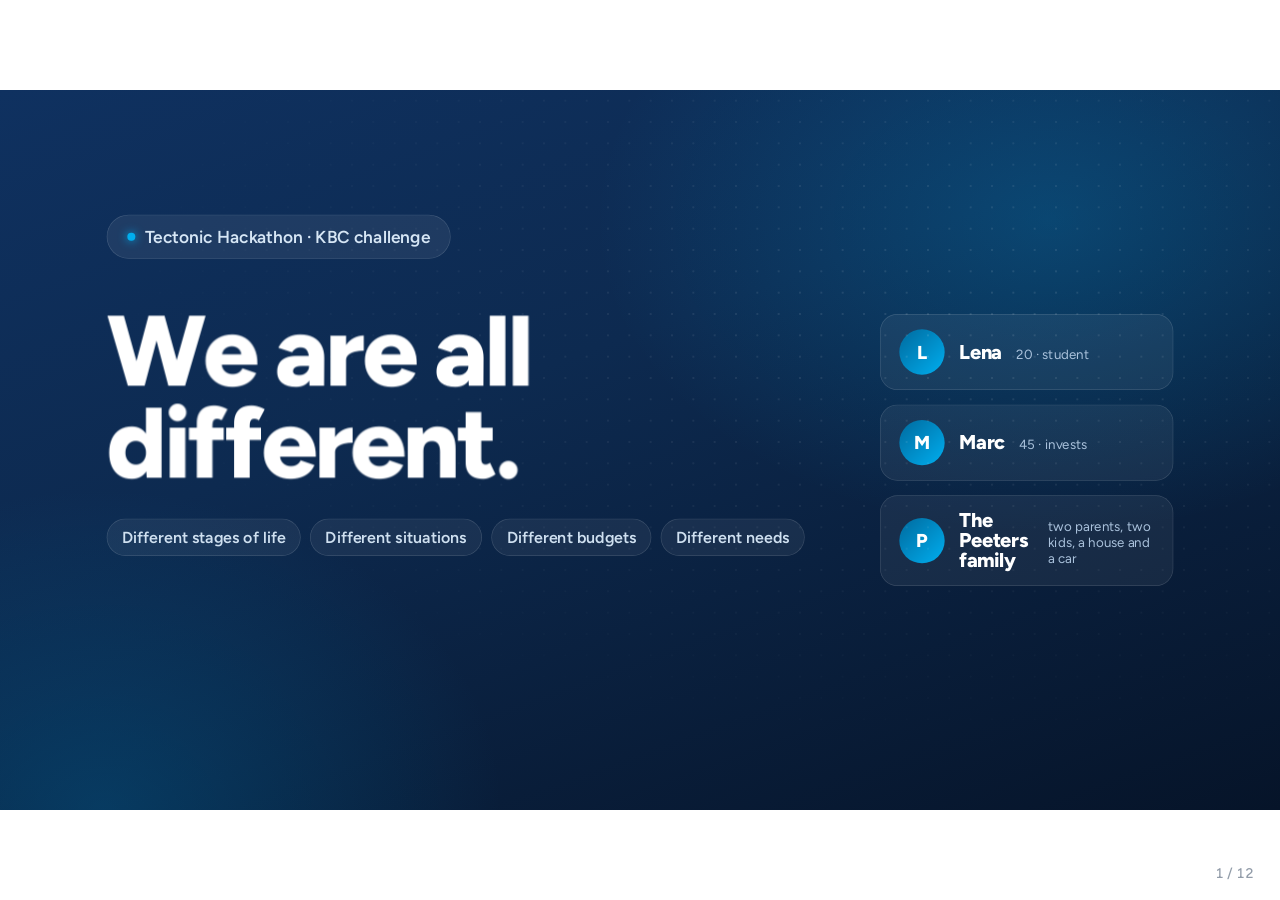
<file: presentation/index.html>
<!doctype html>
<html lang="en">
<head>
<meta charset="utf-8">
<meta name="viewport" content="width=device-width, initial-scale=1">
<title>KBC Adaptive Home · Pitch</title>
<link rel="preconnect" href="https://fonts.googleapis.com">
<link rel="preconnect" href="https://fonts.gstatic.com" crossorigin>
<link href="https://fonts.googleapis.com/css2?family=Figtree:wght@400;500;600;700;800&display=swap" rel="stylesheet">
<style>
/* =====================================================================
   DESIGN TOKENS — change these first when re-theming the deck
   ===================================================================== */
@property --hue { syntax: '<number>'; inherits: true; initial-value: 265; }
:root {
  --bg: #07060d;
  --ink: #f5f3ff;
  --muted: #a6a1c2;
  --line: rgba(255,255,255,.10);
  --panel: rgba(255,255,255,.05);
  --accent: hsl(var(--hue) 95% 68%);
  --accent-2: hsl(calc(var(--hue) + 70) 95% 65%);
  --grad: linear-gradient(100deg, var(--accent), var(--accent-2));
  --display: 'Space Grotesk', 'Segoe UI', system-ui, sans-serif;
  --body: 'Inter', 'Segoe UI', system-ui, sans-serif;
  --ease: cubic-bezier(.16,1,.3,1);        /* expo-out: fast start, silky landing */
  --ease-io: cubic-bezier(.65,0,.35,1);
  --hue: 265;
  transition: --hue 1.4s var(--ease);
}
* { box-sizing: border-box; margin: 0; }
html, body { height: 100%; background: var(--bg); color: var(--ink); overflow: hidden; }
body { font-family: var(--body); -webkit-font-smoothing: antialiased; }

/* =====================================================================
   STAGE — fixed 1920×1080 canvas scaled to fit any screen/projector
   ===================================================================== */
.stage {
  position: absolute; left: 50%; top: 50%; width: 1920px; height: 1080px;
  transform: translate(-50%, -50%) scale(var(--s, 1)); transform-origin: center;
  overflow: hidden;
}

/* Ambient background: drifting aurora blobs + grid, tinted by --hue */
.bg { position: absolute; inset: 0; overflow: hidden; pointer-events: none; }
.blob { position: absolute; width: 1100px; height: 1100px; border-radius: 50%; filter: blur(40px); opacity: .55; mix-blend-mode: screen; }
.blob.b1 { background: radial-gradient(circle, hsl(var(--hue) 90% 55% / .7), transparent 62%); left: -250px; top: -350px; animation: drift1 22s ease-in-out infinite alternate; }
.blob.b2 { background: radial-gradient(circle, hsl(calc(var(--hue) + 70) 90% 55% / .55), transparent 62%); right: -300px; bottom: -400px; animation: drift2 26s ease-in-out infinite alternate; }
.blob.b3 { background: radial-gradient(circle, hsl(calc(var(--hue) - 50) 90% 60% / .35), transparent 60%); left: 40%; top: 30%; width: 800px; height: 800px; animation: drift3 30s ease-in-out infinite alternate; }
@keyframes drift1 { to { transform: translate(380px, 260px) scale(1.15); } }
@keyframes drift2 { to { transform: translate(-420px, -200px) scale(1.2); } }
@keyframes drift3 { to { transform: translate(-500px, 180px) scale(.8); } }
.grid-lines {
  position: absolute; inset: -2px;
  background-image: linear-gradient(var(--line) 1px, transparent 1px), linear-gradient(90deg, var(--line) 1px, transparent 1px);
  background-size: 96px 96px;
  mask-image: radial-gradient(ellipse at center, #000 20%, transparent 75%);
  opacity: .5;
}
.grain { position: absolute; inset: 0; opacity: .07; background-image: url("data:image/svg+xml,%3Csvg xmlns='http://www.w3.org/2000/svg' width='160' height='160'%3E%3Cfilter id='n'%3E%3CfeTurbulence type='fractalNoise' baseFrequency='.9' numOctaves='3'/%3E%3C/filter%3E%3Crect width='100%25' height='100%25' filter='url(%23n)'/%3E%3C/svg%3E"); }

/* =====================================================================
   SLIDES + SLIDE TRANSITIONS  (data-transition="zoom|slide|rise|flip|fade")
   ===================================================================== */
.slide {
  position: absolute; inset: 0; padding: 120px 160px;
  display: flex; flex-direction: column; justify-content: center;
  opacity: 0; visibility: hidden; pointer-events: none;
  transform: var(--future); filter: blur(8px);
  transition: opacity .9s var(--ease), transform 1.1s var(--ease), filter .9s var(--ease), visibility 0s linear 1.1s;
  --past: scale(.92); --future: scale(1.08);
}
.slide.past { transform: var(--past); }
.slide.active { opacity: 1; visibility: visible; pointer-events: auto; transform: none; filter: none; transition-delay: 0s; }
.slide[data-transition="slide"] { --past: translateX(-25%); --future: translateX(25%); }
.slide[data-transition="rise"]  { --past: translateY(-18%); --future: translateY(18%); }
.slide[data-transition="flip"]  { --past: perspective(2400px) rotateY(55deg); --future: perspective(2400px) rotateY(-55deg); }
.slide[data-transition="fade"]  { --past: none; --future: none; filter: none; }
.slide.center { align-items: center; text-align: center; }

/* =====================================================================
   ELEMENT ENTRANCES
   data-anim="up|down|left|right|zoom|pop|blur|flip|fade"   data-delay="ms"
   data-stagger="ms" on a parent staggers its direct children
   data-step="1..n" reveals on next key press (build steps)
   ===================================================================== */
[data-anim], [data-step] {
  transition: opacity .9s var(--ease), transform 1s var(--ease), filter .9s var(--ease);
  --from: translateY(50px);
}
[data-anim="up"]    { --from: translateY(70px); }
[data-anim="down"]  { --from: translateY(-70px); }
[data-anim="left"]  { --from: translateX(-110px); }
[data-anim="right"] { --from: translateX(110px); }
[data-anim="zoom"]  { --from: scale(.6); }
[data-anim="pop"]   { --from: scale(.3) rotate(-10deg); transition-timing-function: cubic-bezier(.34,1.56,.64,1); }
[data-anim="flip"]  { --from: perspective(900px) rotateX(75deg); transform-origin: 50% 100%; }
[data-anim="fade"]  { --from: none; }
[data-anim="blur"]  { --from: scale(1.15); --blur: blur(24px); }
.slide:not(.active) [data-anim], .slide:not(.active) [data-step], [data-step]:not(.shown) {
  opacity: 0; transform: var(--from); filter: var(--blur, none); transition-delay: 0ms;
}
.slide.active [data-anim] { transition-delay: calc(var(--d, 0ms) + 250ms); }
.slide.active [data-step].shown { transition-delay: var(--d, 0ms); }

/* data-split: per-letter cascade for hero headlines */
[data-split] .word { display: inline-block; white-space: nowrap; }
[data-split] .char { display: inline-block; }
.slide:not(.active) [data-split] .char { opacity: 0; }
.slide.active [data-split] .char { animation: charIn 1s var(--ease) both; animation-delay: calc(var(--i) * 32ms + var(--d, 0ms) + 250ms); }
@keyframes charIn { from { opacity: 0; transform: translateY(.6em) rotateX(-80deg) scale(.9); filter: blur(10px); } }

/* SVG line drawing: <svg class="draw"> paths with pathLength="1" */
.draw path, .draw line, .draw circle { stroke-dasharray: 1; stroke-dashoffset: 1; transition: stroke-dashoffset 1.8s var(--ease-io) calc(var(--d, 0ms) + 400ms); }
.slide.active .draw path, .slide.active .draw line, .slide.active .draw circle { stroke-dashoffset: 0; }

/* =====================================================================
   TYPOGRAPHY + COMPONENTS
   ===================================================================== */
h1, h2, h3, .mega { font-family: var(--display); letter-spacing: -.035em; line-height: .95; font-weight: 700; }
.mega { font-size: 230px; }
h1 { font-size: 150px; }
h2 { font-size: 104px; }
h3 { font-size: 44px; letter-spacing: -.02em; line-height: 1.1; }
.lead { font-size: 42px; line-height: 1.35; color: var(--muted); max-width: 1300px; margin-top: 40px; }
.kicker { font: 600 26px/1 var(--body); letter-spacing: .28em; text-transform: uppercase; color: var(--accent); margin-bottom: 40px; }
.grad { background: var(--grad); -webkit-background-clip: text; background-clip: text; color: transparent; }
.shine { background: linear-gradient(100deg, var(--accent) 20%, #fff 40%, var(--accent-2) 60%); background-size: 250% 100%; -webkit-background-clip: text; background-clip: text; color: transparent; animation: shine 5s linear infinite; }
@keyframes shine { to { background-position: -250% 0; } }
.chip { display: inline-flex; align-items: center; gap: 14px; padding: 16px 30px; border: 1px solid var(--line); border-radius: 999px; background: var(--panel); backdrop-filter: blur(10px); font-size: 26px; color: var(--muted); }
.chip .dot { width: 12px; height: 12px; border-radius: 50%; background: var(--accent); box-shadow: 0 0 20px var(--accent); animation: pulse 1.6s ease-in-out infinite; }
@keyframes pulse { 50% { transform: scale(.6); opacity: .5; } }
.row { display: flex; gap: 48px; margin-top: 80px; }
.card {
  flex: 1; padding: 56px 52px; border-radius: 36px; background: linear-gradient(160deg, rgba(255,255,255,.08), rgba(255,255,255,.02));
  border: 1px solid var(--line); backdrop-filter: blur(14px); position: relative; overflow: hidden;
}
.card .icon { font-size: 72px; margin-bottom: 36px; display: block; }
.card p { font-size: 30px; color: var(--muted); line-height: 1.4; margin-top: 18px; }
.card::after { content: ''; position: absolute; inset: 0; background: radial-gradient(600px circle at var(--mx, 50%) var(--my, 0%), hsl(var(--hue) 90% 70% / .16), transparent 45%); pointer-events: none; }
.stat { flex: 1; }
.stat .num { font: 700 150px/1 var(--display); letter-spacing: -.04em; }
.stat .label { font-size: 30px; color: var(--muted); margin-top: 20px; }
.float { animation: float 6s ease-in-out infinite; }
@keyframes float { 50% { transform: translateY(-22px); } }
.hint { position: absolute; bottom: 60px; left: 50%; transform: translateX(-50%); font-size: 22px; color: var(--muted); opacity: .6; letter-spacing: .1em; }
.hint kbd, .demo-side kbd { font: 600 20px var(--body); padding: 4px 12px; border-radius: 8px; border: 1px solid var(--line); background: var(--panel); }
.notes { display: none; }  /* presenter notes — shown in the N window only */

/* Chrome: progress bar + counter */
.progress { position: fixed; left: 0; bottom: 0; height: 4px; width: calc(var(--p, 0) * 100%); background: var(--grad); box-shadow: 0 0 18px var(--accent); transition: width .8s var(--ease); z-index: 10; }
.counter { position: fixed; right: 26px; bottom: 18px; font: 500 14px var(--body); color: var(--muted); opacity: .6; z-index: 10; font-variant-numeric: tabular-nums; }

/* =====================================================================
   DEMO: mock webshop inside a browser frame
   ===================================================================== */
.demo-layout { display: grid; grid-template-columns: 520px 1fr; gap: 80px; align-items: center; height: 100%; }
.demo-side h2 { font-size: 88px; }
.steps-list { list-style: none; padding: 0; margin: 56px 0; display: grid; gap: 22px; counter-reset: s; }
.steps-list li { counter-increment: s; font-size: 30px; color: var(--muted); display: flex; align-items: center; gap: 20px; transition: color .4s, transform .5s var(--ease); }
.steps-list li::before { content: counter(s); width: 50px; height: 50px; border-radius: 50%; display: grid; place-items: center; border: 1px solid var(--line); font-size: 22px; transition: all .4s; }
.steps-list li.on { color: var(--ink); transform: translateX(14px); }
.steps-list li.on::before { background: var(--grad); border-color: transparent; color: #000; box-shadow: 0 0 30px var(--accent); }
.steps-list li.done::before { content: '✓'; background: var(--panel); color: var(--accent); }
.demo-btns { display: flex; gap: 18px; }
.btn { font: 600 26px var(--body); padding: 20px 34px; border-radius: 18px; border: 1px solid var(--line); background: var(--panel); color: var(--ink); cursor: pointer; transition: transform .2s, background .2s; }
.btn:hover { transform: translateY(-2px); background: rgba(255,255,255,.1); }
.btn.primary { background: var(--grad); color: #0b0716; border: 0; }
.fake-cursor { position: absolute; left: 0; top: 0; width: 40px; height: 40px; z-index: 40; pointer-events: none; opacity: 0; transition: opacity .3s; filter: drop-shadow(0 6px 10px rgba(0,0,0,.35)); }
.fake-cursor.show { opacity: 1; }
.fake-cursor svg { transition: transform .12s; transform-origin: 6px 4px; }
.fake-cursor.press svg { transform: scale(.8); }
.ripple { position: absolute; width: 60px; height: 60px; margin: -30px 0 0 -30px; border-radius: 50%; border: 3px solid hsl(var(--hue) 90% 60%); z-index: 39; pointer-events: none; animation: ripple .6s var(--ease) forwards; }
@keyframes ripple { from { transform: scale(.2); opacity: 1; } to { transform: scale(1.6); opacity: 0; } }

/* Static mode (?static): final state, no motion — for screenshots / PDF export */
.static *, .static *::before, .static *::after { transition: none !important; animation: none !important; }
.static .shine { background: var(--grad); -webkit-background-clip: text; background-clip: text; }
@media (prefers-reduced-motion: reduce) {
  *, *::before, *::after { animation-duration: .01ms !important; animation-iteration-count: 1 !important; transition-duration: .2s !important; }
  .slide { filter: none; --past: none; --future: none; }
}
@media print {
  html, body { overflow: visible; height: auto; }
  .stage { position: relative; left: 0; top: 0; transform: none; }
  .progress, .counter, .bg { display: none; }
}

/* =====================================================================
   KBC ADAPTIVE HOME · deck theme
   KBC-inspired (not the brand): navy, cerulean, cyan on white. Calm, secure.
   Figtree from Google Fonts; falls back to Segoe UI offline.
   ===================================================================== */
:root {
  --navy: #0D2A50; --navy-2: #061429; --blue: #006A9E; --cyan: #00AEEF; --ice: #F2F8FC; --ice-2: #E6F2FA;
  --ok: #2E6B12; --warn: #B45309; --bad: #B3261E;
  --bg: #FFFFFF; --ink: #0D2A50; --muted: #4A5B70; --line: rgb(13 42 80 / .12); --panel: #F2F8FC;
  --accent: #006A9E; --accent-2: #00AEEF;
  --grad: linear-gradient(100deg, #0D2A50 0%, #006A9E 45%, #00AEEF 100%);
  --display: 'Figtree', 'Segoe UI Variable Display', 'Segoe UI', system-ui, sans-serif;
  --body: 'Figtree', 'Segoe UI Variable Text', 'Segoe UI', system-ui, sans-serif;
  --hue: 200;
}
body { background: #fff; }

/* ---------- ambient background (light slides) ---------- */
.blob { mix-blend-mode: normal; opacity: .6; }
.blob.b1 { background: radial-gradient(circle, hsl(var(--hue) 90% 88% / .9), transparent 62%); }
.blob.b2 { background: radial-gradient(circle, hsl(calc(var(--hue) + 12) 85% 90% / .8), transparent 62%); }
.blob.b3 { background: radial-gradient(circle, hsl(calc(var(--hue) - 12) 90% 93% / .6), transparent 60%); }
.grid-lines { background-image: radial-gradient(rgb(13 42 80 / .16) 1.4px, transparent 1.6px); background-size: 32px 32px; opacity: .55;
  mask-image: radial-gradient(ellipse at 70% 40%, #000 10%, transparent 70%); }
.grain { opacity: .025; }

/* ---------- dark act slides ---------- */
.slide.dark { color: #fff; --ink: #fff; --muted: #A9C1DB; --line: rgb(255 255 255 / .14); --panel: rgb(255 255 255 / .06);
  --accent: #5CC8F5; --accent-2: #00AEEF; --grad: linear-gradient(100deg, #ffffff 0%, #9fe1ff 45%, #00AEEF 100%);
  background:
    radial-gradient(1100px 760px at 82% 18%, rgb(0 174 239 / .22), transparent 62%),
    radial-gradient(1000px 800px at 8% 100%, rgb(0 106 158 / .35), transparent 60%),
    linear-gradient(160deg, #0F3160 0%, #0D2A50 40%, #061429 100%); }
.slide.dark::before { content: ''; position: absolute; inset: 0; pointer-events: none;
  background-image: radial-gradient(rgb(255 255 255 / .10) 1.4px, transparent 1.6px); background-size: 32px 32px;
  mask-image: radial-gradient(ellipse at 75% 30%, #000 5%, transparent 65%); }
.slide.dark .chip { background: rgb(255 255 255 / .07); color: #D6E6F5; }

/* ---------- type ---------- */
h1, h2, h3, h4, .mega { font-family: var(--display); letter-spacing: -.035em; font-weight: 800; }
.mega { font-size: 176px; line-height: .92; }
h1 { font-size: 140px; line-height: .95; }
h2 { font-size: 86px; line-height: 1.02; }
h3 { font-size: 38px; line-height: 1.12; letter-spacing: -.02em; font-weight: 700; }
h4 { font-size: 30px; line-height: 1.15; letter-spacing: -.015em; font-weight: 700; }
.lead { font-size: 36px; line-height: 1.38; margin-top: 32px; }
.lead b, .lead strong { color: var(--ink); font-weight: 700; }
.kicker { display: flex; align-items: center; gap: 18px; font: 700 22px/1 var(--body); letter-spacing: .22em; color: var(--accent); margin-bottom: 30px; }
.kicker::before { content: ''; width: 44px; height: 3px; border-radius: 2px; background: currentColor; }
.slide.center .kicker { justify-content: center; }
.shine { background: linear-gradient(100deg, var(--accent) 20%, #9fe1ff 40%, var(--accent-2) 60%); background-size: 250% 100%; -webkit-background-clip: text; background-clip: text; color: transparent; }
.slide.dark .shine { background: linear-gradient(100deg, #9fe1ff 20%, #fff 40%, #00AEEF 60%); background-size: 250% 100%; -webkit-background-clip: text; background-clip: text; animation: shine 5s linear infinite; }
.static .shine, .static .slide.dark .shine { animation: none; background: var(--grad); -webkit-background-clip: text; background-clip: text; }
.chip { background: #fff; color: var(--ink); backdrop-filter: none; font-weight: 600; }
.chip .dot { background: var(--cyan); box-shadow: 0 0 14px var(--cyan); }
.fine { font-size: 22px; color: var(--muted); }
.fine b { color: var(--ink); }
.progress { box-shadow: none; height: 5px; }
.counter { color: var(--muted); }
.tagline { margin-top: 26px; font: 700 40px/1.2 var(--display); letter-spacing: -.02em; color: #fff; }
.tagline.big { font-size: 58px; margin-top: 54px; }

/* ---------- line icons ---------- */
.ico { width: 76px; height: 76px; border-radius: 22px; background: var(--ice); color: var(--blue); display: grid; place-items: center; flex: none; }
.ico svg { width: 40px; height: 40px; fill: none; stroke: currentColor; stroke-width: 1.8; stroke-linecap: round; stroke-linejoin: round; }
.slide.dark .ico, .kbc .ico { background: rgb(0 174 239 / .14); color: #7FD6FF; }

/* ---------- stage pills (used on cards) ---------- */
.stg { flex: none; display: inline-block; font: 800 14px/1 var(--body); letter-spacing: .1em; text-transform: uppercase; padding: 7px 10px; border-radius: 20px; background: #E0F2FE; color: #075985; }
.stg.soon { background: #FEF3C7; color: #92400E; } .stg.urgent { background: #FEE2E2; color: #991B1B; }
.stg.info { background: #F1F5F9; color: #475569; }

/* =====================================================================
   MOCK PHONE — a CSS-built app screen. Everything is in em so that
   .phone { font-size } scales the whole thing (.mini for the line-ups).
   ===================================================================== */
.phone { --pw: 20em; font-size: 20px; width: var(--pw); height: 40em; flex: none; display: flex; flex-direction: column; overflow: hidden; position: relative;
  border-radius: 2.4em; border: .5em solid #0A1322; background: #EEF3F8; color: #0D2A50; font-family: var(--body); text-align: left;
  box-shadow: inset 0 0 0 1px rgb(255 255 255 / .12), 0 0 0 1px rgb(13 42 80 / .3), 0 2.8em 4.4em -1.6em rgb(6 20 41 / .55); }
.phone::before { content: ''; position: absolute; left: 50%; top: 0; width: 7em; height: 1.4em; margin-left: -3.5em; border-radius: 0 0 1em 1em; background: #0A1322; z-index: 2; }
.ph-top { display: flex; justify-content: space-between; align-items: baseline; padding: 2.2em 1em .8em; }
.ph-top b { font: 800 1.35em/1 var(--display); letter-spacing: -.02em; }
.ph-top span { font-size: .8em; color: #4A5B70; }
.hero { margin: 0 .8em; padding: 1em 1.1em 1.1em; border-radius: 1em; color: #fff; background: linear-gradient(135deg, #0E6DB5, #00AEEF); box-shadow: 0 .8em 1.6em -.8em rgb(13 42 80 / .5); }
.hero.inv { background: linear-gradient(135deg, #0D2A50, #0E5A96); }
.hero .lbl { display: block; font: 700 .7em/1 var(--body); letter-spacing: .16em; text-transform: uppercase; opacity: .9; }
.hero .amt { margin-top: .25em; font: 800 2.6em/1 var(--display); letter-spacing: -.04em; }
.hero p { margin-top: .4em; font-size: .85em; opacity: .95; }
.hero .bar { height: .45em; border-radius: .25em; background: rgb(255 255 255 / .3); margin-top: .9em; overflow: hidden; }
.hero .bar i { display: block; height: 100%; width: 0; border-radius: .25em; background: #fff; transition: width 1.4s var(--ease) .5s; }
.slide.active .hero .bar i { width: var(--w); }
.hero .down { color: #FFB4A8; font-weight: 700; }
.hero .spark { display: block; width: 100%; height: 2.4em; margin-top: .6em; }
.hero .spark path { fill: none; stroke: #fff; stroke-width: 2.5; stroke-linecap: round; stroke-linejoin: round; vector-effect: non-scaling-stroke; }
.feed { padding: .8em .8em 0; display: grid; gap: .6em; align-content: start; }
.fc { position: relative; background: #fff; border-radius: .9em; padding: .8em .9em .9em; border-left: .3em solid transparent; box-shadow: 0 .3em .8em -.3em rgb(13 42 80 / .18); }
.fc.urgent { border-left-color: #E5484D; }
.fc.soon { border-left-color: #F2B544; }
.fc.int { border-left-color: #7CC8EE; }
.fc .stg { font-size: .6em; padding: .45em .7em; }
.fc h5 { margin-top: .45em; font: 700 1em/1.25 var(--display); letter-spacing: -.015em; color: #0D2A50; }
.fc p { margin-top: .25em; font-size: .8em; line-height: 1.3; color: #4A5B70; }
.fc.ghost { background: transparent; border: .1em dashed rgb(13 42 80 / .35); border-left-width: .1em; box-shadow: none; }
.fc.ghost:not([data-step]), .fc.ghost.shown, .static .fc.ghost { opacity: .55; }
.fc.ghost h5 { text-decoration: line-through; text-decoration-thickness: .12em; }
.fc.list ul { list-style: none; padding: 0; margin: .6em 0 0; }
.fc.list li { font-size: .85em; padding: .35em 0; border-top: 1px solid rgb(13 42 80 / .1); color: #0D2A50; }
.fc.list li::before { content: '○  '; color: #7C8CA3; }
.fc.list li.done { color: #4A5B70; text-decoration: line-through; }
.fc.list li.done::before { content: '✓  '; color: var(--ok); text-decoration: none; }
.phone-wrap { display: flex; justify-content: center; }
.phone .who { margin-top: auto; padding: .9em; text-align: center; font: 700 .95em/1 var(--body); color: #0D2A50; background: #fff; border-top: 1px solid rgb(13 42 80 / .1); }
.phone.mini { font-size: 15px; height: 27em; }
.vision .phone { font-size: 17px; height: 48.5em; }

/* ---------- 1. opening ---------- */
.open { display: grid; grid-template-columns: 1fr 440px; align-items: center; gap: 100px; height: 100%; }
.open .mega { font-size: 150px; }
.diff-row { display: flex; flex-wrap: wrap; gap: 14px; margin-top: 44px; }
.diff-row span { font: 600 24px/1 var(--body); padding: 15px 22px; border-radius: 40px; border: 1px solid var(--line); background: var(--panel); color: #CFE0F0; }
.people { display: grid; gap: 22px; }
.person { display: flex; align-items: center; gap: 22px; padding: 22px 28px; border-radius: 26px; background: rgb(255 255 255 / .06); border: 1px solid var(--line); }
.person .av { width: 68px; height: 68px; border-radius: 50%; display: grid; place-items: center; font: 800 28px var(--display); color: #fff; background: linear-gradient(135deg, #006A9E, #00AEEF); flex: none; }
.person b { font: 800 30px/1 var(--display); letter-spacing: -.02em; }
.person small { display: block; margin-top: 6px; font-size: 20px; color: var(--muted); }

/* ---------- 2. today: wall of identical phones ---------- */
.hook-head { display: flex; justify-content: space-between; align-items: flex-end; gap: 60px; }
.swap { display: grid; width: 600px; flex: none; }
.swap > * { grid-area: 1 / 1; margin: 0 0 8px; transition: opacity .6s var(--ease); }
.hook:has(.hook-b.shown) .hook-a { opacity: 0; }
.hook-b b { color: #fff; }
.wall { margin-top: 48px; display: grid; grid-template-columns: repeat(20, 62px); gap: 19px; justify-content: space-between; transition: opacity .8s var(--ease); }
.mp { position: relative; display: block; height: 122px; border-radius: 13px; padding: 16px 7px 7px; border: 1.5px solid rgb(255 255 255 / .2); background: rgb(255 255 255 / .03); }
.mp b { display: block; height: 30px; border-radius: 6px; background: rgb(255 255 255 / .16); }
.mp s { display: block; height: 8px; border-radius: 3px; margin-top: 7px; width: 100%; background: rgb(255 255 255 / .11); }
.mp::after { content: ''; position: absolute; top: 5px; left: 50%; width: 14px; height: 4px; margin-left: -7px; border-radius: 2px; background: rgb(255 255 255 / .2); }
.mp.alert::before { content: ''; position: absolute; top: 12px; right: 5px; width: 9px; height: 9px; border-radius: 50%; background: #FF6B5E; opacity: 0; transition: opacity .4s var(--d); }
.hook:has(.hook-b.shown) .wall { opacity: .5; }
.hook:has(.hook-b.shown) .mp.alert::before { opacity: 1; }

/* ---------- 3. vision: feed of cards ---------- */
.vision { display: grid; grid-template-columns: 1fr 440px; align-items: center; gap: 90px; height: 100%; }
.vision h2 { font-size: 66px; }
.vision .lead { font-size: 29px; margin-top: 24px; }
.tiers { display: grid; gap: 14px; margin-top: 40px; }
.tier { display: grid; grid-template-columns: 54px 1fr; gap: 20px; align-items: center; padding: 14px 20px; border-radius: 20px; background: #fff; border: 1px solid var(--line); box-shadow: 0 6px 20px -12px rgb(13 42 80 / .25); }
.tier b { width: 54px; height: 54px; border-radius: 50%; display: grid; place-items: center; font: 800 24px var(--display); color: #fff; background: var(--navy); }
.tier.t1 b { background: #E5484D; } .tier.t2 b { background: var(--blue); } .tier.t3 b { background: var(--cyan); }
.tier h4 { font-size: 27px; }
.tier p { margin-top: 4px; font-size: 21px; line-height: 1.3; color: var(--muted); }

/* ---------- 4. clickable ---------- */
.flow { display: grid; grid-template-columns: 430px 120px 430px 120px 1fr; align-items: center; gap: 16px; margin-top: 40px; }
.flow-col { display: grid; gap: 14px; }
.flow .fc { font-size: 22px; }
.flow .fc.big { padding: 1em 1.1em 1.1em; }
.flow .related .fc { font-size: 19px; }
.flow-lbl { font: 700 19px/1.3 var(--body); letter-spacing: .12em; text-transform: uppercase; color: var(--muted); margin-top: 6px; }
.flow-arrow { width: 120px; height: 24px; overflow: visible; }
.flow-arrow path { fill: none; stroke: var(--cyan); stroke-width: 3; stroke-linecap: round; stroke-linejoin: round; }
.tap { position: absolute; right: .9em; bottom: .9em; width: 2.2em; height: 2.2em; border-radius: 50%; }
.tap::after { content: ''; position: absolute; inset: 0; border-radius: 50%; border: 3px solid var(--cyan); animation: hotpulse 1.8s ease-out infinite; }
@keyframes hotpulse { 0% { transform: scale(.6); opacity: .9; } 100% { transform: scale(1.5); opacity: 0; } }
.fc.deep { border-left-color: var(--blue); }
.two { display: grid; grid-template-columns: 1fr 1fr; gap: 40px; margin-top: 56px; }
.half { display: grid; grid-template-columns: 76px 1fr; gap: 24px; align-items: start; padding: 26px 30px; border-radius: 24px; background: #fff; border: 1px solid var(--line); box-shadow: 0 6px 20px -12px rgb(13 42 80 / .25); }
.half h3 { font-size: 32px; }
.half p { margin-top: 8px; font-size: 23px; line-height: 1.4; color: var(--muted); }
.half p b { color: var(--ink); }

/* ---------- 5–7. the three customers ---------- */
.ex { display: grid; grid-template-columns: 1fr 440px; align-items: center; gap: 90px; height: 100%; }
.ex.fam { grid-template-columns: 1fr 720px; gap: 50px; }
.hi { font: 800 64px/1.1 var(--display); letter-spacing: -.03em; }
.ex .lead { font-size: 32px; margin-top: 26px; color: #CFE0F0; }
.ex-points { margin-top: 44px; display: grid; }
.pt { display: grid; grid-template-columns: 150px 1fr; gap: 24px; align-items: start; padding: 20px 0; border-top: 1px solid var(--line); }
.pt b { font: 800 18px/1.6 var(--body); letter-spacing: .2em; text-transform: uppercase; color: #7FD6FF; }
.pt span { font-size: 27px; line-height: 1.35; color: #fff; }
.pt.never b { color: #FF8A80; }
.pt.never span { color: #CFE0F0; }
.phones2 { position: relative; height: 840px; }
.phones2 .phone { position: absolute; top: 20px; left: 0; }
.phones2 .phone.summer { left: auto; right: 0; top: 250px; font-size: 17px; height: 31em; transform: rotate(6deg); z-index: 2; box-shadow: 0 0 0 1px rgb(13 42 80 / .3), 0 60px 90px -30px rgb(0 0 0 / .7); }
.phones2 .phone.summer:not(.shown) { --from: translateX(120px) rotate(10deg); }

/* ---------- 8. three apps · 10. close ---------- */
.trio { display: flex; justify-content: center; align-items: flex-end; gap: 70px; margin-top: 60px; }
.trio > .phone:nth-child(2) { transform: translateY(-24px); }
.trio.small { gap: 40px; margin-top: 60px; }
.trio.small .phone { font-size: 11px; height: 24em; }
.close-h { font-size: 112px; }

/* ---------- 9. result ---------- */
.res { display: grid; grid-template-columns: 1fr 1fr; gap: 60px; margin-top: 50px; align-items: center; }
.res-h { font: 800 20px/1 var(--body); letter-spacing: .22em; text-transform: uppercase; color: var(--accent); margin-bottom: 20px; }
.rp { display: grid; grid-template-columns: 76px 1fr; gap: 24px; align-items: center; padding: 18px 0; }
.rp h4 { font-size: 30px; }
.rp p { margin-top: 6px; font-size: 22px; line-height: 1.35; color: var(--muted); }
.res-col.kbc { padding: 36px 40px 40px; border-radius: 28px; background: var(--navy); color: #fff; box-shadow: 0 30px 70px -30px rgb(13 42 80 / .6); }
.kbc .res-h { color: #7FD6FF; }
.kbc .rp p { color: #A9C1DB; }
.loop { display: flex; flex-wrap: wrap; align-items: center; gap: 14px; margin-top: 26px; }
.loop span { font: 700 20px/1 var(--body); padding: 13px 18px; border-radius: 30px; background: rgb(255 255 255 / .1); border: 1px solid rgb(255 255 255 / .16); }
.loop i { font-style: normal; font-size: 26px; color: var(--cyan); }

/* ---------- v2: script-literal additions ---------- */
.pillars { display: grid; grid-template-columns: repeat(3, 1fr); gap: 30px; margin-top: 60px; }
.pillar { padding: 40px 38px 44px; border-radius: 28px; background: #fff; border: 1px solid var(--line); box-shadow: 0 10px 30px -18px rgb(13 42 80 / .3); }
.pillar .ico { margin-bottom: 26px; }
.pillar h3 { font-size: 44px; }
.pillar p { margin-top: 12px; font-size: 25px; line-height: 1.4; color: var(--muted); }
.band { font: 800 .65em/1 var(--body); letter-spacing: .18em; text-transform: uppercase; padding: .5em 0 .1em; color: #4A5B70; }
.band.b1 { color: #B3261E; } .band.b2 { color: var(--blue); } .band.b3 { color: #0891B2; }
.fc.sk { padding: 1em .9em; display: grid; gap: .5em; }
.fc.sk .stg { margin-bottom: .2em; }
.fc.sk i, .sk-deep i { display: block; height: .55em; border-radius: .3em; width: var(--w); background: rgb(13 42 80 / .14); }
.sk-deep { display: grid; gap: .5em; }
.sk-deep h5 { margin-bottom: .3em; }
.half.tall { align-items: center; padding: 44px 44px; }
.half p.big { font-size: 34px; line-height: 1.35; margin-top: 12px; }
.half .ico { width: 92px; height: 92px; border-radius: 26px; }
.half .ico svg { width: 48px; height: 48px; }
.half.tall { grid-template-columns: 92px 1fr; gap: 30px; }
.learn { margin-top: 60px; display: flex; justify-content: center; }
.loop.big { padding: 26px 34px; border-radius: 40px; background: var(--navy); color: #fff; }
.loop.big span { font-size: 26px; padding: 16px 22px; }
.loop.big i { font-size: 32px; }
.tagline.big.ink { color: var(--ink); margin-top: 56px; }
.slide.center .tagline { text-align: center; }
.tier h4:only-child { margin: 4px 0; }
.res .rp h4 { font-size: 40px; }
.res .rp p { font-size: 26px; }
.res .rp { padding: 22px 0; }

</style>
</head>
<body>
<div class="stage" id="stage">
  <div class="bg"><div class="blob b1"></div><div class="blob b2"></div><div class="blob b3"></div><div class="grid-lines"></div><div class="grain"></div></div>
  <!-- ============================ 1. OPENING · We are all different (0:00) ============================ -->
  <section class="slide dark" data-hue="200" data-transition="zoom" data-title="We are all different">
    <div class="open">
      <div>
        <div class="chip" data-anim="down"><span class="dot"></span>Tectonic Hackathon · KBC challenge</div>
        <h1 class="mega" data-split style="margin-top:70px">We are all different.</h1>
        <div class="diff-row" data-stagger="160" data-delay="1100">
          <span data-anim="up">Different stages of life</span>
          <span data-anim="up">Different situations</span>
          <span data-anim="up">Different budgets</span>
          <span data-anim="up">Different needs</span>
        </div>
        <p class="tagline big" data-step="1">So why do we all get <span class="shine">the same banking app?</span></p>
      </div>
      <div class="people" data-stagger="180" data-delay="900">
        <div class="person" data-anim="up"><span class="av">L</span><b>Lena</b><small>20 · student</small></div>
        <div class="person" data-anim="up"><span class="av">M</span><b>Marc</b><small>45 · invests</small></div>
        <div class="person" data-anim="up"><span class="av">P</span><b>The Peeters family</b><small>two parents, two kids, a house and a car</small></div>
      </div>
    </div>
    <aside class="notes">We are all different. We are at different stages of our lives, in different situations, with different budgets and different needs.
Press → : So why do we all get the same banking app?</aside>
  </section>

  <!-- ============================ 2. TODAY · everyone opens the same screen ============================ -->
  <section class="slide dark hook" data-hue="205" data-transition="rise" data-title="The same screen" style="padding-top:100px">
    <p class="kicker" data-anim="fade">Right now</p>
    <div class="hook-head">
      <h2 data-anim="up" data-delay="100" style="font-size:92px">Everyone opens<br><span class="grad">the same screen.</span></h2>
      <div class="swap">
        <p class="lead hook-a" data-anim="fade" data-delay="600">Same menus. Same buttons. Finding what you need means <b style="color:#fff">scrolling, searching and tapping</b> through things that have nothing to do with your life.</p>
        <p class="lead hook-b" data-step="1"><b>Wasted time.</b><br>For the customer, and for the bank.</p>
      </div>
    </div>
    <div class="wall" data-wall data-anim="fade" data-delay="300"></div>
    <aside class="notes">Right now, everyone opens the same screen with the same menus and the same buttons. Finding what you need means scrolling, searching and tapping through things that have nothing to do with your life.
Press → : That is wasted time, for the customer and for the bank.</aside>
  </section>

  <!-- ============================ 3. VISION · the app already knows (0:30) ============================ -->
  <section class="slide" data-hue="200" data-transition="flip" data-title="Our goal">
    <p class="kicker" data-anim="left">Our goal</p>
    <h2 data-anim="up" data-delay="100">A banking app where you <span class="grad">don't have to look for anything.</span></h2>
    <p class="lead" data-anim="up" data-delay="300" style="max-width:1400px">The app already knows what you need, and puts it in front of you. Based on what KBC already knows about:</p>
    <div class="pillars" data-stagger="180" data-delay="600">
      <div class="pillar" data-anim="up"><span class="ico"><svg viewBox="0 0 24 24"><circle cx="12" cy="8" r="3.5"/><path d="M5 20a7 7 0 0 1 14 0"/></svg></span><h3>You</h3><p>Who you are and what stage of life you're in.</p></div>
      <div class="pillar" data-anim="up"><span class="ico"><svg viewBox="0 0 24 24"><path d="M3 11l9-7 9 7"/><path d="M5 10v10h14V10"/></svg></span><h3>Your situation</h3><p>Your budget, your bills, what is happening in your life right now.</p></div>
      <div class="pillar" data-anim="up"><span class="ico"><svg viewBox="0 0 24 24"><path d="M12 3l1.8 5.2L19 10l-5.2 1.8L12 17l-1.8-5.2L5 10l5.2-1.8z"/></svg></span><h3>Your interests</h3><p>The topics you care about and look at.</p></div>
    </div>
    <aside class="notes">Our goal is a banking app where you don't have to look for anything. The app already knows what you need, based on what KBC knows about you, your situation and your interests, and it puts that in front of you.</aside>
  </section>

  <!-- ============================ 4. VISION · a feed of cards ============================ -->
  <section class="slide" data-hue="195" data-title="A feed of cards">
    <div class="vision">
      <div>
        <p class="kicker" data-anim="left">How we built it</p>
        <h2 data-anim="up" data-delay="100">A feed <span class="grad">of cards.</span></h2>
        <div class="tiers">
          <div class="tier t1" data-step="1"><b>1</b><div><h4>The most urgent cards come first</h4><p>A bill about to leave your account. An unusual payment. An insurance renewal.</p></div></div>
          <div class="tier t2" data-step="2"><b>2</b><div><h4>Then what matters most for your situation</h4></div></div>
          <div class="tier t3" data-step="3"><b>3</b><div><h4>Then the topics you're most interested in</h4></div></div>
        </div>
      </div>
      <div class="phone-wrap" data-anim="right" data-delay="300">
        <div class="phone">
          <div class="ph-top"><b>Good morning</b></div>
          <div class="feed">
            <div class="band b1" data-step="1">Urgent</div>
            <div class="fc urgent" data-step="1"><span class="stg urgent">urgent</span><h5>A bill is about to leave your account</h5></div>
            <div class="fc urgent" data-step="1"><span class="stg urgent">urgent</span><h5>An unusual payment</h5></div>
            <div class="fc soon" data-step="1"><span class="stg soon">soon</span><h5>Your insurance renews</h5></div>
            <div class="band b2" data-step="2">Your situation</div>
            <div class="fc sk" data-step="2"><i style="--w:70%"></i><i style="--w:45%"></i></div>
            <div class="fc sk" data-step="2"><i style="--w:60%"></i><i style="--w:40%"></i></div>
            <div class="band b3" data-step="3">Your interests</div>
            <div class="fc sk" data-step="3"><i style="--w:65%"></i><i style="--w:35%"></i></div>
          </div>
        </div>
      </div>
    </div>
    <aside class="notes">We built this as a feed of cards.
Press → : The most urgent cards come first: a bill about to leave your account, an unusual payment, an insurance renewal.
Press → : Next come the things that matter most for your situation.
Press → : Then come the topics you're most interested in.</aside>
  </section>

  <!-- ============================ 5. VISION · everything is clickable ============================ -->
  <section class="slide" data-hue="200" data-title="Everything is clickable">
    <p class="kicker" data-anim="left">Everything is clickable</p>
    <h2 data-anim="up" data-delay="100">Tap a card <span class="grad">and go deeper.</span></h2>
    <div class="flow">
      <div class="flow-col" data-anim="up" data-delay="300">
        <div class="fc soon big"><span class="stg soon">card</span><h5>Your insurance renews</h5><i class="tap"></i></div>
        <span class="flow-lbl">You tap a card</span>
      </div>
      <svg class="flow-arrow draw" viewBox="0 0 120 24"><path pathLength="1" d="M8 12 H108 M98 3 L108 12 L98 21"/></svg>
      <div class="flow-col" data-step="1">
        <div class="fc big deep sk-deep"><span class="stg">deeper</span><h5>Everything about this renewal</h5><i style="--w:90%"></i><i style="--w:75%"></i><i style="--w:55%"></i></div>
        <span class="flow-lbl">You go deeper</span>
      </div>
      <svg class="flow-arrow draw" viewBox="0 0 120 24" data-step="2"><path pathLength="1" d="M8 12 H108 M98 3 L108 12 L98 21"/></svg>
      <div class="flow-col related" data-step="2">
        <div class="fc sk"><span class="stg info">related</span><i style="--w:70%"></i></div>
        <div class="fc sk"><span class="stg info">related</span><i style="--w:55%"></i></div>
        <div class="fc sk"><span class="stg info">related</span><i style="--w:65%"></i></div>
        <span class="flow-lbl">The app shows related cards, based on what you just looked at</span>
      </div>
    </div>
    <aside class="notes">Everything is clickable. Tap a card and you go deeper (press →), and the app shows you related cards based on what you just looked at (press →).</aside>
  </section>

  <!-- ============================ 6. VISION · before you ask · chatbot ============================ -->
  <section class="slide" data-hue="195" data-title="Simple and complex">
    <p class="kicker" data-anim="left">Two kinds of needs</p>
    <h2 data-anim="up" data-delay="100">Simple tasks. <span class="grad">Complex questions.</span></h2>
    <div class="two">
      <div class="half tall" data-anim="up" data-delay="200">
        <span class="ico"><svg viewBox="0 0 24 24"><path d="M12 3l1.8 5.2L19 10l-5.2 1.8L12 17l-1.8-5.2L5 10l5.2-1.8z"/></svg></span>
        <div><h3>Simple tasks</h3><p class="big">The app recommends what you need <b>before you ask.</b></p></div>
      </div>
      <div class="half tall" data-anim="up" data-delay="400">
        <span class="ico"><svg viewBox="0 0 24 24"><path d="M4 5h16v11H9l-5 4z"/><path d="M8 9.5h8M8 12.5h5"/></svg></span>
        <div><h3>Complex questions</h3><p class="big">A <b>chatbot</b> is there to help.</p></div>
      </div>
    </div>
    <div class="learn" data-step="1">
      <div class="loop big"><span>Every conversation</span><i>→</i><span>teaches us more about the customer</span><i>→</i><span>the feed gets better over time</span></div>
    </div>
    <aside class="notes">For simple tasks, the app recommends what you need before you ask. For complex questions, a chatbot is there to help.
Press → : Every conversation with it also teaches us more about the customer, so the feed gets better over time.</aside>
  </section>

  <!-- ============================ 7. LENA (1:15) ============================ -->
  <section class="slide dark" data-hue="200" data-transition="slide" data-title="Lena">
    <div class="ex">
      <div>
        <p class="kicker" data-anim="left">Customer 1 of 3</p>
        <blockquote class="hi" data-anim="up" data-delay="100">"Hi, I'm <span class="grad">Lena</span>, I'm 20 and a student."</blockquote>
        <p class="lead" data-anim="up" data-delay="300">It's the end of the month and I'm almost out of money.</p>
        <div class="ex-points">
          <div class="pt" data-step="1"><b>First</b><span>My app shows me one thing first: "You have 186 euros left for 11 days."</span></div>
          <div class="pt" data-step="2"><b>Then</b><span>Student discounts and a cheaper phone plan.</span></div>
          <div class="pt never" data-step="3"><b>Never</b><span>I don't need mortgage rates, and I never see them.</span></div>
        </div>
      </div>
      <div class="phone-wrap" data-anim="right" data-delay="300">
        <div class="phone">
          <div class="ph-top"><b>Hi Lena</b><span>end of the month</span></div>
          <div class="hero" data-step="1"><span class="lbl">For the next 11 days</span><div class="amt">€186</div><p>left</p><div class="bar"><i style="--w:22%"></i></div></div>
          <div class="feed">
            <div class="fc" data-step="2"><span class="stg">student</span><h5>Student discounts</h5></div>
            <div class="fc" data-step="2"><span class="stg">student</span><h5>A cheaper phone plan</h5></div>
            <div class="fc ghost" data-step="3"><span class="stg info">never shown</span><h5>Mortgage rates</h5></div>
          </div>
        </div>
      </div>
    </div>
    <aside class="notes">"Hi, I'm Lena, I'm 20 and a student." It's the end of the month and I'm almost out of money.
Press → : My app shows me one thing first: "You have 186 euros left for 11 days."
Press → : Then it shows me student discounts and a cheaper phone plan.
Press → : I don't need mortgage rates, and I never see them.</aside>
  </section>

  <!-- ============================ 8. MARC ============================ -->
  <section class="slide dark" data-hue="205" data-transition="slide" data-title="Marc">
    <div class="ex">
      <div>
        <p class="kicker" data-anim="left">Customer 2 of 3</p>
        <blockquote class="hi" data-anim="up" data-delay="100">"Hi, I'm <span class="grad">Marc</span>, I'm 45 and I invest."</blockquote>
        <p class="lead" data-anim="up" data-delay="300">When I open the app, I see:</p>
        <div class="ex-points">
          <div class="pt" data-step="1"><b>First</b><span>My portfolio value.</span></div>
          <div class="pt" data-step="2"><b>Then</b><span>A note that my holdings moved sharply today, and a reminder that 9,000 euros is sitting idle in my current account.</span></div>
          <div class="pt never" data-step="3"><b>Never</b><span>No student budgets, no clutter. Just my money.</span></div>
        </div>
      </div>
      <div class="phone-wrap" data-anim="right" data-delay="300">
        <div class="phone">
          <div class="ph-top"><b>Hi Marc</b><span>today</span></div>
          <div class="hero inv" data-step="1"><span class="lbl">Portfolio value</span><div class="amt">€142.380</div><svg class="spark" viewBox="0 0 200 40" preserveAspectRatio="none"><path d="M0 22 L20 18 L40 20 L60 12 L80 14 L100 8 L120 10 L140 6 L160 9 L180 30 L200 34"/></svg></div>
          <div class="feed">
            <div class="fc soon" data-step="2"><span class="stg soon">today</span><h5>Your holdings moved sharply today</h5></div>
            <div class="fc" data-step="2"><span class="stg">reminder</span><h5>€9.000 is sitting idle in your current account</h5></div>
            <div class="fc ghost" data-step="3"><span class="stg info">never shown</span><h5>Student budgets</h5></div>
          </div>
        </div>
      </div>
    </div>
    <aside class="notes">"Hi, I'm Marc, I'm 45 and I invest."
Press → : When I open the app, I see my portfolio value,
Press → : a note that my holdings moved sharply today, and a reminder that 9,000 euros is sitting idle in my current account.
Press → : No student budgets, no clutter. Just my money.</aside>
  </section>

  <!-- ============================ 9. PEETERS FAMILY ============================ -->
  <section class="slide dark" data-hue="200" data-transition="slide" data-title="The Peeters family">
    <div class="ex fam">
      <div>
        <p class="kicker" data-anim="left">Customer 3 of 3</p>
        <blockquote class="hi" data-anim="up" data-delay="100">"Hi, we're the <span class="grad">Peeters family</span>."</blockquote>
        <p class="lead" data-anim="up" data-delay="300">Two parents, two kids, a house and a car.</p>
        <div class="ex-points">
          <div class="pt" data-step="1"><b>First</b><span>Our car insurance renews in twelve days. The app already shows the price change and a cheaper alternative.</span></div>
          <div class="pt" data-step="2"><b>Then</b><span>Back-to-school costs. Our mortgage rate reset. A suggestion to save for the kids' education.</span></div>
          <div class="pt" data-step="3"><b>Before summer</b><span>"Ten things to arrange before you go on holiday." We tapped it, and travel insurance and card settings for abroad were sorted in minutes.</span></div>
        </div>
      </div>
      <div class="phones2" data-anim="right" data-delay="300">
        <div class="phone">
          <div class="ph-top"><b>Hi Peeters family</b></div>
          <div class="feed">
            <div class="fc soon" data-step="1"><span class="stg soon">in 12 days</span><h5>Your car insurance renews</h5><p>The price changed. A cheaper alternative is available.</p></div>
            <div class="fc" data-step="2"><span class="stg">family</span><h5>Back-to-school costs</h5></div>
            <div class="fc" data-step="2"><span class="stg">house</span><h5>Your mortgage rate reset</h5></div>
            <div class="fc" data-step="2"><span class="stg">kids</span><h5>Save for the kids' education</h5></div>
          </div>
        </div>
        <div class="phone summer" data-step="3">
          <div class="ph-top"><b>Hi Peeters family</b><span>before summer</span></div>
          <div class="feed">
            <div class="fc list"><span class="stg soon">holiday</span><h5>Ten things to arrange before you go on holiday</h5>
              <ul><li class="done">Travel insurance</li><li class="done">Card settings for abroad</li><li>…</li></ul></div>
          </div>
        </div>
      </div>
    </div>
    <aside class="notes">"Hi, we're the Peeters family: two parents, two kids, a house and a car."
Press → : Our car insurance renews in twelve days, and our app already shows the price change and a cheaper alternative.
Press → : It also reminds us of the back-to-school costs and our mortgage rate reset, and suggests saving for the kids' education.
Press → : Before summer, we got "Ten things to arrange before you go on holiday." We tapped it and had our travel insurance and card settings for abroad sorted in minutes.</aside>
  </section>

  <!-- ============================ 10. THREE APPS, ONE BANK ============================ -->
  <section class="slide center" data-hue="195" data-transition="rise" data-title="Three apps, one bank">
    <h2 data-anim="up" data-delay="100">Three customers.<br><span class="grad">Three completely different apps.</span></h2>
    <div class="trio" data-stagger="180" data-delay="500">
      <div class="phone mini" data-anim="up">
        <div class="ph-top"><b>Hi Lena</b></div>
        <div class="hero"><span class="lbl">11 days</span><div class="amt">€186</div></div>
        <div class="feed"><div class="fc"><span class="stg">student</span><h5>Student discounts</h5></div><div class="fc"><span class="stg">student</span><h5>A cheaper phone plan</h5></div></div>
        <div class="who">Lena</div>
      </div>
      <div class="phone mini" data-anim="up">
        <div class="ph-top"><b>Hi Marc</b></div>
        <div class="hero inv"><span class="lbl">Portfolio value</span><div class="amt">€142.380</div></div>
        <div class="feed"><div class="fc soon"><span class="stg soon">today</span><h5>Holdings moved sharply</h5></div><div class="fc"><span class="stg">reminder</span><h5>€9.000 sitting idle</h5></div></div>
        <div class="who">Marc</div>
      </div>
      <div class="phone mini" data-anim="up">
        <div class="ph-top"><b>Hi Peeters family</b></div>
        <div class="feed"><div class="fc soon"><span class="stg soon">12 days</span><h5>Car insurance renews</h5></div><div class="fc"><span class="stg">family</span><h5>Back-to-school costs</h5></div><div class="fc"><span class="stg">house</span><h5>Mortgage rate reset</h5></div></div>
        <div class="who">The Peeters family</div>
      </div>
    </div>
    <p class="tagline big ink" data-step="1" style="margin-inline:auto">All from <span class="grad">the same bank.</span></p>
    <aside class="notes">Three customers, three completely different apps (press →), all from the same bank.</aside>
  </section>

  <!-- ============================ 11. THE RESULT (2:30) ============================ -->
  <section class="slide" data-hue="200" data-title="The result">
    <p class="kicker" data-anim="left">The result</p>
    <h2 data-anim="up" data-delay="100">An app that…</h2>
    <div class="res">
      <div class="res-col" data-stagger="150" data-delay="300">
        <div class="rp" data-anim="up"><span class="ico"><svg viewBox="0 0 24 24"><circle cx="12" cy="12" r="9"/><path d="M12 7v5l3.5 2"/></svg></span><div><h4>saves customers time</h4></div></div>
        <div class="rp" data-anim="up"><span class="ico"><svg viewBox="0 0 24 24"><path d="M12 20s-7-4.5-7-10a4 4 0 0 1 7-2.5A4 4 0 0 1 19 10c0 5.5-7 10-7 10z"/></svg></span><div><h4>feels made for them</h4></div></div>
        <div class="rp" data-anim="up"><span class="ico"><svg viewBox="0 0 24 24"><path d="M12 3l8 3v6c0 5-3.5 8-8 9-4.5-1-8-4-8-9V6z"/><path d="M9 12l2 2 4-4"/></svg></span><div><h4>keeps them safer</h4><p>because urgent things never get buried.</p></div></div>
      </div>
      <div class="res-col kbc" data-step="1">
        <h3 class="res-h">And for KBC</h3>
        <div class="rp"><span class="ico"><svg viewBox="0 0 24 24"><path d="M4 18V9M10 18V5M16 18v-7M22 18H2"/></svg></span><div><h4>Every click and every question</h4><p>tells us what our customers really need.</p></div></div>
      </div>
    </div>
    <aside class="notes">The result is an app that saves customers time, feels made for them, and keeps them safer, because urgent things never get buried.
Press → : And for KBC, every click and every question tells us what our customers really need.</aside>
  </section>

  <!-- ============================ 12. CLOSE ============================ -->
  <section class="slide dark center" data-hue="200" data-transition="zoom" data-title="Close">
    <h1 class="mega close-h" data-split>Because we are all different,</h1>
    <p class="tagline big" data-anim="up" data-delay="1300" style="margin-inline:auto">our banking app should be <span class="shine">different too.</span></p>
    <div class="trio small" data-stagger="120" data-delay="1800">
      <div class="phone mini" data-anim="up"><div class="ph-top"><b>Hi Lena</b></div><div class="hero"><span class="lbl">11 days</span><div class="amt">€186</div></div><div class="feed"><div class="fc"><span class="stg">student</span><h5>Student discounts</h5></div></div></div>
      <div class="phone mini" data-anim="up"><div class="ph-top"><b>Hi Marc</b></div><div class="hero inv"><span class="lbl">Portfolio value</span><div class="amt">€142.380</div></div><div class="feed"><div class="fc soon"><span class="stg soon">today</span><h5>Holdings moved sharply</h5></div></div></div>
      <div class="phone mini" data-anim="up"><div class="ph-top"><b>Hi Peeters family</b></div><div class="feed"><div class="fc soon"><span class="stg soon">12 days</span><h5>Car insurance renews</h5></div><div class="fc"><span class="stg">family</span><h5>Back-to-school costs</h5></div></div></div>
    </div>
    <div class="chip" data-anim="pop" data-delay="2300" style="margin-top:50px">Thank you</div>
    <aside class="notes">Because we are all different, our banking app should be different too.
Thank you.</aside>
  </section>

</div>
<div class="progress" id="progress"></div>
<div class="counter" id="counter"></div>
<script>
/* =====================================================================
   DECK ENGINE — no dependencies. Keys:
   → / Space / PageDown next   ← / PageUp prev   Home/End   F fullscreen
   N presenter notes window    number + Enter jump   A/R autopilot/reset on demo
   ===================================================================== */
const STATIC = new URLSearchParams(location.search).has('static');
if (STATIC) document.documentElement.classList.add('static');
const stage = document.getElementById('stage');
const slides = [...document.querySelectorAll('.slide')];
let cur = 0, step = 0;

function fit() {
  const s = Math.min(innerWidth / 1920, innerHeight / 1080);
  stage.style.setProperty('--s', s); window.__deckScale = s;
}
addEventListener('resize', fit); fit();

// data-delay / data-stagger → CSS var --d
document.querySelectorAll('[data-delay]').forEach(el => el.style.setProperty('--d', el.dataset.delay + 'ms'));
document.querySelectorAll('[data-stagger]').forEach(p => [...p.children].forEach((c, i) => {
  const base = parseInt(c.dataset.delay || p.dataset.delay || 0);
  c.style.setProperty('--d', base + i * parseInt(p.dataset.stagger) + 'ms');
}));
// data-split → words/chars with --i
document.querySelectorAll('[data-split]').forEach(el => {
  if (el.dataset.delay) el.style.setProperty('--d', el.dataset.delay + 'ms');
  let i = 0;
  el.innerHTML = el.textContent.trim().split(/\s+/).map(w =>
    `<span class="word">${[...w].map(ch => `<span class="char" style="--i:${i++}">${ch}</span>`).join('')}</span>`
  ).join(' ');
});

const maxStep = s => Math.max(0, ...[...s.querySelectorAll('[data-step]')].map(e => +e.dataset.step));
function applySteps() {
  slides[cur].querySelectorAll('[data-step]').forEach(e => e.classList.toggle('shown', +e.dataset.step <= step));
}

// Animated counters: data-count, data-prefix, data-suffix, data-decimals
function runCounters(slide) {
  slide.querySelectorAll('[data-count]').forEach(el => {
    const end = parseFloat(el.dataset.count), dec = +(el.dataset.decimals || 0);
    const fmt = v => (el.dataset.prefix || '') + v.toLocaleString('en-US', { minimumFractionDigits: dec, maximumFractionDigits: dec }) + (el.dataset.suffix || '');
    if (STATIC) { el.textContent = fmt(end); return; }
    const t0 = performance.now() + 400, dur = 1800;
    const tick = now => {
      const t = Math.min(1, Math.max(0, (now - t0) / dur)), e = 1 - Math.pow(2, -10 * t);
      el.textContent = fmt(t >= 1 ? end : end * e);
      if (t < 1 && slides[cur] === slide) requestAnimationFrame(tick);
    };
    el.textContent = fmt(0); requestAnimationFrame(tick);
  });
}

function go(n, { toStep = 0 } = {}) {
  n = Math.max(0, Math.min(slides.length - 1, n));
  const changed = n !== cur;
  cur = n;
  slides.forEach((s, i) => { s.classList.toggle('active', i === cur); s.classList.toggle('past', i < cur); });
  step = toStep === 'max' ? maxStep(slides[cur]) : toStep;
  if (STATIC) step = maxStep(slides[cur]);
  applySteps();
  const hue = slides[cur].dataset.hue; if (hue) document.documentElement.style.setProperty('--hue', hue);
  if (changed || !go.ran) runCounters(slides[cur]);
  go.ran = true;
  document.dispatchEvent(new CustomEvent('slidechange', { detail: { index: cur, slide: slides[cur] } }));
  history.replaceState(null, '', location.pathname + location.search + '#' + (cur + 1));
  updateChrome(); updateNotes();
}
function next() { if (step < maxStep(slides[cur])) { step++; applySteps(); updateChrome(); } else go(cur + 1); }
function prev() { if (step > 0) { step--; applySteps(); updateChrome(); } else if (cur > 0) go(cur - 1, { toStep: 'max' }); }
function updateChrome() {
  const m = maxStep(slides[cur]);
  document.getElementById('progress').style.setProperty('--p', (cur + (m ? step / (m + 1) : 0)) / Math.max(1, slides.length - 1));
  document.getElementById('counter').textContent = `${cur + 1} / ${slides.length}`;
}

let jump = '';
function onKey(e) {
  if (e.target.matches?.('input, textarea')) { if (e.key === 'Escape') e.target.blur(); return; }
  const k = e.key;
  if (['ArrowRight', 'ArrowDown', ' ', 'PageDown'].includes(k)) { e.preventDefault(); next(); }
  else if (['ArrowLeft', 'ArrowUp', 'PageUp'].includes(k)) { e.preventDefault(); prev(); }
  else if (k === 'Home') go(0); else if (k === 'End') go(slides.length - 1);
  else if (k === 'f' || k === 'F') document.fullscreenElement ? document.exitFullscreen() : document.documentElement.requestFullscreen();
  else if (k === 'n' || k === 'N') openNotes();
  else if (/^\d$/.test(k)) jump += k;
  else if (k === 'Enter' && jump) { go(parseInt(jump) - 1); jump = ''; }
  else document.dispatchEvent(new CustomEvent('deckkey', { detail: k }));
}
addEventListener('keydown', onKey);
let tx = null;
addEventListener('touchstart', e => tx = e.touches[0].clientX, { passive: true });
addEventListener('touchend', e => { if (tx === null) return; const dx = e.changedTouches[0].clientX - tx; if (Math.abs(dx) > 50) dx < 0 ? next() : prev(); tx = null; });

// 3D tilt + spotlight for [data-tilt]
let tilted = null;
addEventListener('pointermove', e => {
  const el = e.target.closest?.('[data-tilt]');
  if (tilted && tilted !== el) { tilted.style.transform = ''; tilted = null; }
  if (!el || STATIC) return;
  const r = el.getBoundingClientRect(), x = (e.clientX - r.left) / r.width, y = (e.clientY - r.top) / r.height;
  el.style.transition = 'transform .2s ease-out';
  el.style.transform = `perspective(1000px) rotateY(${(x - .5) * 14}deg) rotateX(${(.5 - y) * 14}deg) translateZ(10px)`;
  el.style.setProperty('--mx', x * 100 + '%'); el.style.setProperty('--my', y * 100 + '%');
  tilted = el;
});

// Presenter notes window (N) — also forwards keys back to the deck
let nw = null, t0 = null;
function openNotes() {
  nw = window.open('', 'deck-notes', 'width=760,height=560');
  if (!nw) return;
  t0 = t0 || Date.now();
  nw.document.write(`<!doctype html><title>Presenter notes</title><style>body{margin:0;padding:32px;background:#111;color:#eee;font:20px/1.5 system-ui}#t{font:700 44px system-ui;color:#9f8cff}#h{font-size:30px;margin:12px 0}#n{font-size:24px;white-space:pre-wrap}#nx{color:#888;margin-top:28px}</style><div id=t></div><div id=h></div><div id=n></div><div id=nx></div>`);
  nw.document.close();
  nw.document.addEventListener('keydown', onKey);
  updateNotes();
}
const titleOf = s => s ? (s.dataset.title || s.querySelector('h1,h2')?.textContent || '') : '— end —';
function updateNotes() {
  if (!nw || nw.closed) return;
  const d = nw.document;
  d.getElementById('h').textContent = `${cur + 1}/${slides.length} · ${titleOf(slides[cur])}` + (maxStep(slides[cur]) ? `  (step ${step}/${maxStep(slides[cur])})` : '');
  d.getElementById('n').textContent = slides[cur].querySelector('.notes')?.textContent.trim() || '';
  d.getElementById('nx').textContent = 'Next: ' + titleOf(slides[cur + 1]);
}
setInterval(() => {
  if (!nw || nw.closed || !t0) return;
  const s = Math.floor((Date.now() - t0) / 1000);
  nw.document.getElementById('t').textContent = `${Math.floor(s / 60)}:${String(s % 60).padStart(2, '0')}`;
}, 500);

/* =====================================================================
   TODAY: a wall of identical phones. On the build step the wall dims and
   the buried alerts light up ("urgent things get buried").
   ===================================================================== */
(() => {
  const wall = document.querySelector('[data-wall]');
  if (!wall) return;
  let seed = 7; const rnd = () => (seed = (seed * 16807) % 2147483647) / 2147483647;
  wall.innerHTML = Array.from({ length: 80 }, () =>
    `<i class="mp${rnd() < .12 ? ' alert' : ''}" style="--d:${Math.round(rnd() * 900)}ms"><b></b><s></s><s></s><s></s></i>`
  ).join('');
})();

// Boot: honour #N in the URL (1-based)
go.ran = false;
go(Math.max(0, (parseInt(location.hash.slice(1)) || 1) - 1));

</script>
</body>
</html>
</file>
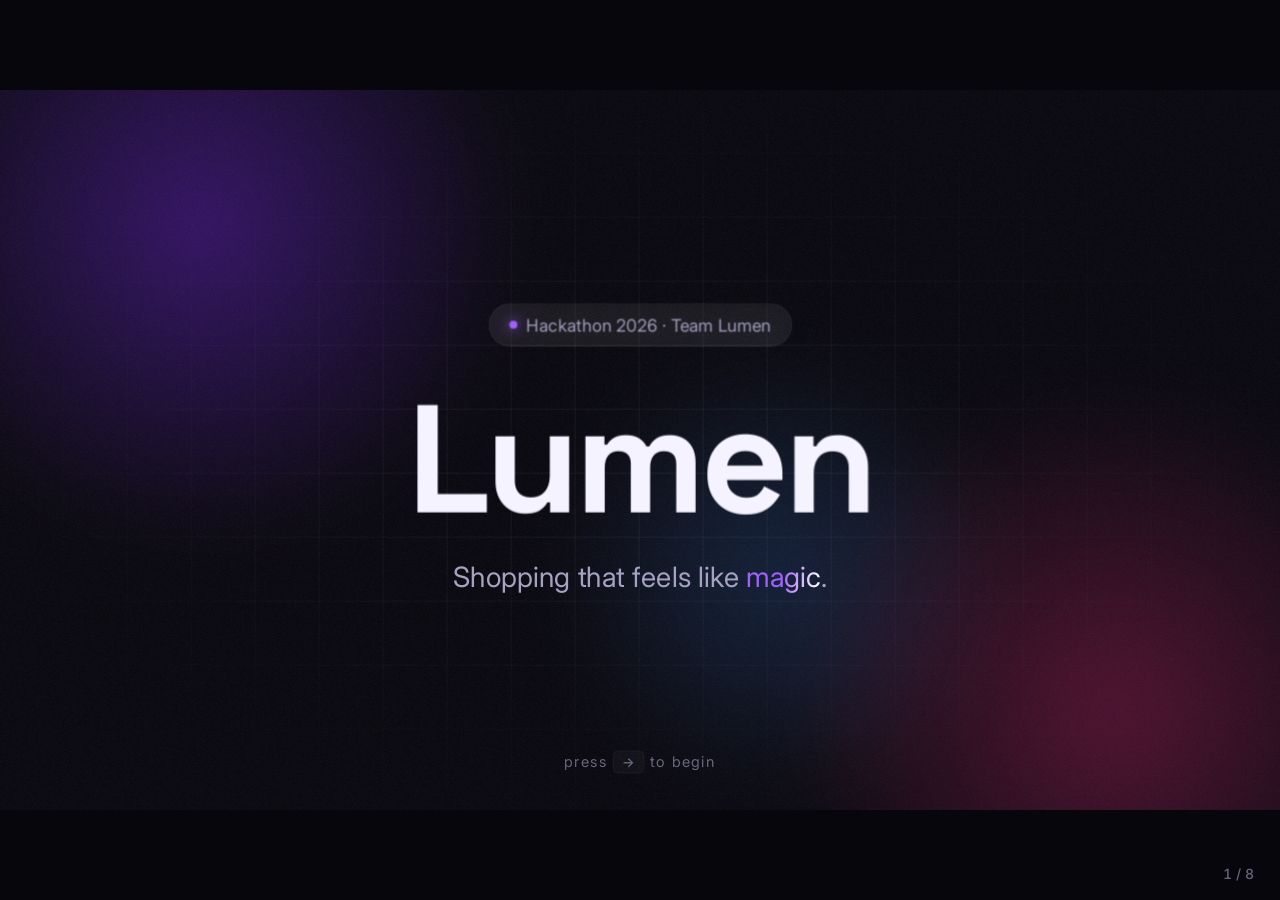
<file: .agents/skills/epic-pitch-deck/assets/deck-template.html>
<!doctype html>
<html lang="en">
<head>
<meta charset="utf-8">
<meta name="viewport" content="width=device-width, initial-scale=1">
<title>Lumen — Pitch</title>
<link rel="preconnect" href="https://fonts.googleapis.com">
<link rel="preconnect" href="https://fonts.gstatic.com" crossorigin>
<link href="https://fonts.googleapis.com/css2?family=Space+Grotesk:wght@400;500;700&family=Inter:wght@400;500;600;800&display=swap" rel="stylesheet">
<style>
/* =====================================================================
   DESIGN TOKENS — change these first when re-theming the deck
   ===================================================================== */
@property --hue { syntax: '<number>'; inherits: true; initial-value: 265; }
:root {
  --bg: #07060d;
  --ink: #f5f3ff;
  --muted: #a6a1c2;
  --line: rgba(255,255,255,.10);
  --panel: rgba(255,255,255,.05);
  --accent: hsl(var(--hue) 95% 68%);
  --accent-2: hsl(calc(var(--hue) + 70) 95% 65%);
  --grad: linear-gradient(100deg, var(--accent), var(--accent-2));
  --display: 'Space Grotesk', 'Segoe UI', system-ui, sans-serif;
  --body: 'Inter', 'Segoe UI', system-ui, sans-serif;
  --ease: cubic-bezier(.16,1,.3,1);        /* expo-out: fast start, silky landing */
  --ease-io: cubic-bezier(.65,0,.35,1);
  --hue: 265;
  transition: --hue 1.4s var(--ease);
}
* { box-sizing: border-box; margin: 0; }
html, body { height: 100%; background: var(--bg); color: var(--ink); overflow: hidden; }
body { font-family: var(--body); -webkit-font-smoothing: antialiased; }

/* =====================================================================
   STAGE — fixed 1920×1080 canvas scaled to fit any screen/projector
   ===================================================================== */
.stage {
  position: absolute; left: 50%; top: 50%; width: 1920px; height: 1080px;
  transform: translate(-50%, -50%) scale(var(--s, 1)); transform-origin: center;
  overflow: hidden;
}

/* Ambient background: drifting aurora blobs + grid, tinted by --hue */
.bg { position: absolute; inset: 0; overflow: hidden; pointer-events: none; }
.blob { position: absolute; width: 1100px; height: 1100px; border-radius: 50%; filter: blur(40px); opacity: .55; mix-blend-mode: screen; }
.blob.b1 { background: radial-gradient(circle, hsl(var(--hue) 90% 55% / .7), transparent 62%); left: -250px; top: -350px; animation: drift1 22s ease-in-out infinite alternate; }
.blob.b2 { background: radial-gradient(circle, hsl(calc(var(--hue) + 70) 90% 55% / .55), transparent 62%); right: -300px; bottom: -400px; animation: drift2 26s ease-in-out infinite alternate; }
.blob.b3 { background: radial-gradient(circle, hsl(calc(var(--hue) - 50) 90% 60% / .35), transparent 60%); left: 40%; top: 30%; width: 800px; height: 800px; animation: drift3 30s ease-in-out infinite alternate; }
@keyframes drift1 { to { transform: translate(380px, 260px) scale(1.15); } }
@keyframes drift2 { to { transform: translate(-420px, -200px) scale(1.2); } }
@keyframes drift3 { to { transform: translate(-500px, 180px) scale(.8); } }
.grid-lines {
  position: absolute; inset: -2px;
  background-image: linear-gradient(var(--line) 1px, transparent 1px), linear-gradient(90deg, var(--line) 1px, transparent 1px);
  background-size: 96px 96px;
  mask-image: radial-gradient(ellipse at center, #000 20%, transparent 75%);
  opacity: .5;
}
.grain { position: absolute; inset: 0; opacity: .07; background-image: url("data:image/svg+xml,%3Csvg xmlns='http://www.w3.org/2000/svg' width='160' height='160'%3E%3Cfilter id='n'%3E%3CfeTurbulence type='fractalNoise' baseFrequency='.9' numOctaves='3'/%3E%3C/filter%3E%3Crect width='100%25' height='100%25' filter='url(%23n)'/%3E%3C/svg%3E"); }

/* =====================================================================
   SLIDES + SLIDE TRANSITIONS  (data-transition="zoom|slide|rise|flip|fade")
   ===================================================================== */
.slide {
  position: absolute; inset: 0; padding: 120px 160px;
  display: flex; flex-direction: column; justify-content: center;
  opacity: 0; visibility: hidden; pointer-events: none;
  transform: var(--future); filter: blur(8px);
  transition: opacity .9s var(--ease), transform 1.1s var(--ease), filter .9s var(--ease), visibility 0s linear 1.1s;
  --past: scale(.92); --future: scale(1.08);
}
.slide.past { transform: var(--past); }
.slide.active { opacity: 1; visibility: visible; pointer-events: auto; transform: none; filter: none; transition-delay: 0s; }
.slide[data-transition="slide"] { --past: translateX(-25%); --future: translateX(25%); }
.slide[data-transition="rise"]  { --past: translateY(-18%); --future: translateY(18%); }
.slide[data-transition="flip"]  { --past: perspective(2400px) rotateY(55deg); --future: perspective(2400px) rotateY(-55deg); }
.slide[data-transition="fade"]  { --past: none; --future: none; filter: none; }
.slide.center { align-items: center; text-align: center; }

/* =====================================================================
   ELEMENT ENTRANCES
   data-anim="up|down|left|right|zoom|pop|blur|flip|fade"   data-delay="ms"
   data-stagger="ms" on a parent staggers its direct children
   data-step="1..n" reveals on next key press (build steps)
   ===================================================================== */
[data-anim], [data-step] {
  transition: opacity .9s var(--ease), transform 1s var(--ease), filter .9s var(--ease);
  --from: translateY(50px);
}
[data-anim="up"]    { --from: translateY(70px); }
[data-anim="down"]  { --from: translateY(-70px); }
[data-anim="left"]  { --from: translateX(-110px); }
[data-anim="right"] { --from: translateX(110px); }
[data-anim="zoom"]  { --from: scale(.6); }
[data-anim="pop"]   { --from: scale(.3) rotate(-10deg); transition-timing-function: cubic-bezier(.34,1.56,.64,1); }
[data-anim="flip"]  { --from: perspective(900px) rotateX(75deg); transform-origin: 50% 100%; }
[data-anim="fade"]  { --from: none; }
[data-anim="blur"]  { --from: scale(1.15); --blur: blur(24px); }
.slide:not(.active) [data-anim], .slide:not(.active) [data-step], [data-step]:not(.shown) {
  opacity: 0; transform: var(--from); filter: var(--blur, none); transition-delay: 0ms;
}
.slide.active [data-anim] { transition-delay: calc(var(--d, 0ms) + 250ms); }
.slide.active [data-step].shown { transition-delay: var(--d, 0ms); }

/* data-split: per-letter cascade for hero headlines */
[data-split] .word { display: inline-block; white-space: nowrap; }
[data-split] .char { display: inline-block; }
.slide:not(.active) [data-split] .char { opacity: 0; }
.slide.active [data-split] .char { animation: charIn 1s var(--ease) both; animation-delay: calc(var(--i) * 32ms + var(--d, 0ms) + 250ms); }
@keyframes charIn { from { opacity: 0; transform: translateY(.6em) rotateX(-80deg) scale(.9); filter: blur(10px); } }

/* SVG line drawing: <svg class="draw"> paths with pathLength="1" */
.draw path, .draw line, .draw circle { stroke-dasharray: 1; stroke-dashoffset: 1; transition: stroke-dashoffset 1.8s var(--ease-io) calc(var(--d, 0ms) + 400ms); }
.slide.active .draw path, .slide.active .draw line, .slide.active .draw circle { stroke-dashoffset: 0; }

/* =====================================================================
   TYPOGRAPHY + COMPONENTS
   ===================================================================== */
h1, h2, h3, .mega { font-family: var(--display); letter-spacing: -.035em; line-height: .95; font-weight: 700; }
.mega { font-size: 230px; }
h1 { font-size: 150px; }
h2 { font-size: 104px; }
h3 { font-size: 44px; letter-spacing: -.02em; line-height: 1.1; }
.lead { font-size: 42px; line-height: 1.35; color: var(--muted); max-width: 1300px; margin-top: 40px; }
.kicker { font: 600 26px/1 var(--body); letter-spacing: .28em; text-transform: uppercase; color: var(--accent); margin-bottom: 40px; }
.grad { background: var(--grad); -webkit-background-clip: text; background-clip: text; color: transparent; }
.shine { background: linear-gradient(100deg, var(--accent) 20%, #fff 40%, var(--accent-2) 60%); background-size: 250% 100%; -webkit-background-clip: text; background-clip: text; color: transparent; animation: shine 5s linear infinite; }
@keyframes shine { to { background-position: -250% 0; } }
.chip { display: inline-flex; align-items: center; gap: 14px; padding: 16px 30px; border: 1px solid var(--line); border-radius: 999px; background: var(--panel); backdrop-filter: blur(10px); font-size: 26px; color: var(--muted); }
.chip .dot { width: 12px; height: 12px; border-radius: 50%; background: var(--accent); box-shadow: 0 0 20px var(--accent); animation: pulse 1.6s ease-in-out infinite; }
@keyframes pulse { 50% { transform: scale(.6); opacity: .5; } }
.row { display: flex; gap: 48px; margin-top: 80px; }
.card {
  flex: 1; padding: 56px 52px; border-radius: 36px; background: linear-gradient(160deg, rgba(255,255,255,.08), rgba(255,255,255,.02));
  border: 1px solid var(--line); backdrop-filter: blur(14px); position: relative; overflow: hidden;
}
.card .icon { font-size: 72px; margin-bottom: 36px; display: block; }
.card p { font-size: 30px; color: var(--muted); line-height: 1.4; margin-top: 18px; }
.card::after { content: ''; position: absolute; inset: 0; background: radial-gradient(600px circle at var(--mx, 50%) var(--my, 0%), hsl(var(--hue) 90% 70% / .16), transparent 45%); pointer-events: none; }
.stat { flex: 1; }
.stat .num { font: 700 150px/1 var(--display); letter-spacing: -.04em; }
.stat .label { font-size: 30px; color: var(--muted); margin-top: 20px; }
.float { animation: float 6s ease-in-out infinite; }
@keyframes float { 50% { transform: translateY(-22px); } }
.hint { position: absolute; bottom: 60px; left: 50%; transform: translateX(-50%); font-size: 22px; color: var(--muted); opacity: .6; letter-spacing: .1em; }
.hint kbd, .demo-side kbd { font: 600 20px var(--body); padding: 4px 12px; border-radius: 8px; border: 1px solid var(--line); background: var(--panel); }
.notes { display: none; }  /* presenter notes — shown in the N window only */

/* Chrome: progress bar + counter */
.progress { position: fixed; left: 0; bottom: 0; height: 4px; width: calc(var(--p, 0) * 100%); background: var(--grad); box-shadow: 0 0 18px var(--accent); transition: width .8s var(--ease); z-index: 10; }
.counter { position: fixed; right: 26px; bottom: 18px; font: 500 14px var(--body); color: var(--muted); opacity: .6; z-index: 10; font-variant-numeric: tabular-nums; }

/* =====================================================================
   DEMO: mock webshop inside a browser frame
   ===================================================================== */
.demo-layout { display: grid; grid-template-columns: 520px 1fr; gap: 80px; align-items: center; height: 100%; }
.demo-side h2 { font-size: 88px; }
.steps-list { list-style: none; padding: 0; margin: 56px 0; display: grid; gap: 22px; counter-reset: s; }
.steps-list li { counter-increment: s; font-size: 30px; color: var(--muted); display: flex; align-items: center; gap: 20px; transition: color .4s, transform .5s var(--ease); }
.steps-list li::before { content: counter(s); width: 50px; height: 50px; border-radius: 50%; display: grid; place-items: center; border: 1px solid var(--line); font-size: 22px; transition: all .4s; }
.steps-list li.on { color: var(--ink); transform: translateX(14px); }
.steps-list li.on::before { background: var(--grad); border-color: transparent; color: #000; box-shadow: 0 0 30px var(--accent); }
.steps-list li.done::before { content: '✓'; background: var(--panel); color: var(--accent); }
.demo-btns { display: flex; gap: 18px; }
.btn { font: 600 26px var(--body); padding: 20px 34px; border-radius: 18px; border: 1px solid var(--line); background: var(--panel); color: var(--ink); cursor: pointer; transition: transform .2s, background .2s; }
.btn:hover { transform: translateY(-2px); background: rgba(255,255,255,.1); }
.btn.primary { background: var(--grad); color: #0b0716; border: 0; }

.browser { position: relative; height: 820px; border-radius: 28px; overflow: hidden; background: #fbfaf8; color: #16131f; box-shadow: 0 60px 140px -30px hsl(var(--hue) 80% 40% / .55), 0 0 0 1px rgba(255,255,255,.15); }
.browser-bar { height: 58px; display: flex; align-items: center; gap: 10px; padding: 0 22px; background: #eceaf0; border-bottom: 1px solid #dcd9e2; }
.browser-bar i { width: 15px; height: 15px; border-radius: 50%; background: #ff5f57; } .browser-bar i:nth-child(2) { background: #febc2e; } .browser-bar i:nth-child(3) { background: #28c840; }
.browser-bar .url { margin-left: 24px; flex: 1; max-width: 560px; height: 34px; border-radius: 10px; background: #fff; font: 500 17px var(--body); color: #6d6878; display: flex; align-items: center; padding: 0 16px; }
.shop-vp { position: absolute; inset: 58px 0 0 0; overflow: hidden; font-family: var(--body); }
.shop-h { display: flex; align-items: center; gap: 24px; padding: 22px 34px; border-bottom: 1px solid #eee; }
.logo { font: 700 30px var(--display); letter-spacing: -.03em; }
.search { flex: 1; display: flex; align-items: center; gap: 10px; background: #f1eff4; border-radius: 14px; padding: 0 16px; height: 50px; font-size: 20px; color: #8a8594; }
.search input { flex: 1; border: 0; background: none; outline: none; font: 500 20px var(--body); color: #16131f; }
.search button { border: 0; background: none; font-size: 26px; color: #8a8594; cursor: pointer; }
.cart-btn { position: relative; border: 0; background: #16131f; color: #fff; width: 56px; height: 50px; border-radius: 14px; font-size: 24px; cursor: pointer; }
.badge { position: absolute; top: -9px; right: -9px; min-width: 26px; height: 26px; border-radius: 13px; background: hsl(var(--hue) 90% 58%); color: #fff; font: 700 15px/26px var(--body); padding: 0 6px; }
.badge.bump { animation: bump .5s cubic-bezier(.34,1.56,.64,1); }
@keyframes bump { 40% { transform: scale(1.6); } }
.shop-main { padding: 26px 34px; height: calc(100% - 95px); overflow: hidden; }
.banner { border-radius: 22px; padding: 28px 36px; color: #fff; background: linear-gradient(110deg, hsl(var(--hue) 70% 30%), hsl(calc(var(--hue) + 70) 80% 55%)); display: flex; justify-content: space-between; align-items: center; margin-bottom: 24px; }
.banner b { font: 700 34px var(--display); } .banner span { opacity: .85; font-size: 19px; }
.pgrid { display: grid; grid-template-columns: repeat(3, 1fr); gap: 20px; }
.pcard { background: #fff; border: 1px solid #eee; border-radius: 20px; overflow: hidden; transition: transform .3s var(--ease), box-shadow .3s; animation: cardIn .6s var(--ease) both; animation-delay: calc(var(--i) * 60ms); }
.pcard:hover { transform: translateY(-4px); box-shadow: 0 20px 40px -20px rgba(0,0,0,.3); }
@keyframes cardIn { from { opacity: 0; transform: translateY(20px) scale(.97); } }
.pimg { height: 150px; display: grid; place-items: center; font-size: 76px; background: linear-gradient(135deg, var(--a), var(--b)); }
.pinfo { padding: 14px 18px 18px; display: flex; justify-content: space-between; align-items: center; }
.pinfo h4 { font-size: 19px; } .pinfo p { color: #6d6878; font-size: 17px; margin-top: 4px; }
.add { border: 0; background: #16131f; color: #fff; font: 600 16px var(--body); padding: 10px 18px; border-radius: 12px; cursor: pointer; transition: transform .15s; }
.add:active { transform: scale(.94); }
.empty { color: #8a8594; font-size: 20px; padding: 40px 0; }
.drawer { position: absolute; top: 0; right: 0; bottom: 0; width: 440px; background: #fff; box-shadow: -30px 0 80px rgba(0,0,0,.18); transform: translateX(105%); transition: transform .6s var(--ease); padding: 30px; display: flex; flex-direction: column; z-index: 3; }
.drawer.open { transform: none; }
.drawer h3 { font-size: 30px; margin-bottom: 20px; display: flex; justify-content: space-between; }
.drawer h3 button { border: 0; background: none; font-size: 30px; cursor: pointer; }
.line-item { display: flex; align-items: center; gap: 16px; padding: 14px 0; border-bottom: 1px solid #f0eef3; font-size: 18px; animation: cardIn .5s var(--ease) both; }
.line-item .th { width: 58px; height: 58px; border-radius: 14px; display: grid; place-items: center; font-size: 30px; background: linear-gradient(135deg, var(--a), var(--b)); }
.line-item .grow { flex: 1; } .line-item small { color: #8a8594; }
.total { margin-top: auto; display: flex; justify-content: space-between; font: 700 26px var(--display); padding: 20px 0; }
.cta { border: 0; width: 100%; height: 62px; border-radius: 16px; background: linear-gradient(100deg, hsl(var(--hue) 85% 55%), hsl(calc(var(--hue) + 70) 85% 52%)); color: #fff; font: 700 21px var(--body); cursor: pointer; position: relative; overflow: hidden; }
.cta.loading { color: transparent; pointer-events: none; }
.cta.loading::after { content: ''; position: absolute; inset: 0; margin: auto; width: 28px; height: 28px; border: 3px solid rgba(255,255,255,.4); border-top-color: #fff; border-radius: 50%; animation: spin .7s linear infinite; }
@keyframes spin { to { transform: rotate(360deg); } }
.checkout { display: grid; grid-template-columns: 1.2fr 1fr; gap: 34px; animation: cardIn .6s var(--ease) both; }
.checkout h3 { font-size: 30px; margin-bottom: 18px; }
.field { display: block; margin-bottom: 14px; font-size: 15px; color: #8a8594; }
.field div { margin-top: 6px; padding: 14px 16px; border: 1px solid #e4e1ea; border-radius: 12px; color: #16131f; font-size: 19px; }
.summary { background: #f6f4f9; border-radius: 22px; padding: 26px; display: flex; flex-direction: column; }
.done { height: 100%; display: grid; place-content: center; text-align: center; gap: 18px; }
.done .tick { width: 130px; height: 130px; margin: 0 auto; border-radius: 50%; background: linear-gradient(135deg, hsl(var(--hue) 85% 55%), hsl(calc(var(--hue) + 70) 85% 52%)); display: grid; place-items: center; animation: pop .8s cubic-bezier(.34,1.56,.64,1) both; }
.done .tick svg path { stroke-dasharray: 1; stroke-dashoffset: 1; animation: drawTick .6s .4s var(--ease) forwards; }
@keyframes pop { from { transform: scale(0) rotate(-45deg); } }
@keyframes drawTick { to { stroke-dashoffset: 0; } }
.done h3 { font-size: 46px; } .done p { color: #6d6878; font-size: 21px; }
.ghost { position: absolute; z-index: 20; border-radius: 20px; pointer-events: none; }
.confetti { position: absolute; width: 12px; height: 18px; top: 30%; left: 50%; z-index: 30; pointer-events: none; }
.fake-cursor { position: absolute; left: 0; top: 0; width: 40px; height: 40px; z-index: 40; pointer-events: none; opacity: 0; transition: opacity .3s; filter: drop-shadow(0 6px 10px rgba(0,0,0,.35)); }
.fake-cursor.show { opacity: 1; }
.fake-cursor svg { transition: transform .12s; transform-origin: 6px 4px; }
.fake-cursor.press svg { transform: scale(.8); }
.ripple { position: absolute; width: 60px; height: 60px; margin: -30px 0 0 -30px; border-radius: 50%; border: 3px solid hsl(var(--hue) 90% 60%); z-index: 39; pointer-events: none; animation: ripple .6s var(--ease) forwards; }
@keyframes ripple { from { transform: scale(.2); opacity: 1; } to { transform: scale(1.6); opacity: 0; } }

/* Static mode (?static): final state, no motion — for screenshots / PDF export */
.static *, .static *::before, .static *::after { transition: none !important; animation: none !important; }
.static .shine { background: var(--grad); -webkit-background-clip: text; background-clip: text; }
@media (prefers-reduced-motion: reduce) {
  *, *::before, *::after { animation-duration: .01ms !important; animation-iteration-count: 1 !important; transition-duration: .2s !important; }
  .slide { filter: none; --past: none; --future: none; }
}
@media print {
  html, body { overflow: visible; height: auto; }
  .stage { position: relative; left: 0; top: 0; transform: none; }
  .progress, .counter, .bg { display: none; }
}
</style>
</head>
<body>
<div class="stage" id="stage">
  <div class="bg"><div class="blob b1"></div><div class="blob b2"></div><div class="blob b3"></div><div class="grid-lines"></div><div class="grain"></div></div>

  <!-- ============================ 1. TITLE ============================ -->
  <section class="slide center" data-hue="265" data-title="Title">
    <div class="chip" data-anim="down"><span class="dot"></span>Hackathon 2026 · Team Lumen</div>
    <h1 class="mega" data-split style="margin-top:60px">Lumen</h1>
    <p class="lead" data-anim="up" data-delay="700">Shopping that feels like <span class="shine">magic</span>.</p>
    <div class="hint" data-anim="fade" data-delay="1600">press <kbd>→</kbd> to begin</div>
    <aside class="notes">Pause after the name lands. One breath. Then: "Let me ask you something."</aside>
  </section>

  <!-- ============================ 2. HOOK ============================ -->
  <section class="slide center" data-hue="340" data-transition="rise" data-title="Hook">
    <p class="kicker" data-anim="fade">Every online store has the same problem</p>
    <div class="mega grad" data-anim="zoom" data-delay="150"><span data-count="70" data-suffix="%">0</span></div>
    <p class="lead" data-anim="up" data-delay="500">of shopping carts are abandoned before checkout.</p>
    <aside class="notes">Let the number count up in silence. Source: Baymard Institute average (verify before pitching).</aside>
  </section>

  <!-- ============================ 3. PROBLEM ============================ -->
  <section class="slide" data-hue="10" data-title="Problem">
    <p class="kicker" data-anim="left">The problem</p>
    <h2 data-anim="up" data-delay="100">Checkout is where<br>shoppers go to <span class="grad">give up</span>.</h2>
    <div class="row" data-stagger="120">
      <div class="card" data-anim="flip" data-tilt><span class="icon">🐢</span><h3>Slow</h3><p>Seven steps and three forms between “want” and “bought”.</p></div>
      <div class="card" data-anim="flip" data-tilt><span class="icon">🤯</span><h3>Confusing</h3><p>Hidden costs appear at the very last moment.</p></div>
      <div class="card" data-anim="flip" data-tilt><span class="icon">📱</span><h3>Not mobile</h3><p>Built for desktops, used on phones.</p></div>
    </div>
    <aside class="notes">Tap each card mentally: slow, confusing, not mobile. Don't read the small text.</aside>
  </section>

  <!-- ============================ 4. SOLUTION ============================ -->
  <section class="slide center" data-hue="265" data-transition="flip" data-title="Solution">
    <p class="kicker" data-anim="fade">Introducing</p>
    <h1 data-split>From browse to bought</h1>
    <h1 class="grad" data-anim="blur" data-delay="900">in three taps.</h1>
    <p class="lead" data-step="1" style="margin-inline:auto">Lumen is a webshop where search, cart and checkout are one fluid motion.</p>
    <aside class="notes">Press → once to reveal the one-liner. Then straight into the demo.</aside>
  </section>

  <!-- ============================ 5. DEMO ============================ -->
  <section class="slide" data-demo data-hue="200" data-transition="slide" data-title="Live demo" style="padding:100px 120px">
    <div class="demo-layout">
      <div class="demo-side" data-anim="left">
        <p class="kicker">Live demo</p>
        <h2>See it<br><span class="grad">in action.</span></h2>
        <ol class="steps-list" id="demoSteps">
          <li>Find it instantly</li><li>Add to cart</li><li>Review the bag</li><li>One-tap checkout</li><li>Done</li>
        </ol>
        <div class="demo-btns">
          <button class="btn primary" data-autopilot>▶ Autopilot <kbd>A</kbd></button>
          <button class="btn" data-reset>Reset <kbd>R</kbd></button>
        </div>
      </div>
      <div class="browser" id="shop" data-anim="right" data-delay="150">
        <div class="browser-bar"><i></i><i></i><i></i><div class="url">🔒 lumen.shop</div></div>
        <div class="shop-vp"></div>
        <div class="fake-cursor"><svg width="40" height="40" viewBox="0 0 24 24"><path d="M5 3l14 8-6 1.5L10 19z" fill="#fff" stroke="#111" stroke-width="1.4" stroke-linejoin="round"/></svg></div>
      </div>
    </div>
    <aside class="notes">Press A for the autopilot tour (safe) or click through it live. R resets. Narrate the benefit, not the clicks.</aside>
  </section>

  <!-- ============================ 6. HOW IT WORKS ============================ -->
  <section class="slide" data-hue="160" data-title="How it works">
    <p class="kicker" data-anim="left">How it works</p>
    <h2 data-anim="up" data-delay="100">Built for speed.</h2>
    <div style="position:relative; margin-top:90px">
      <svg class="draw" width="1600" height="20" style="position:absolute; top:48px; left:0" viewBox="0 0 1600 20"><line x1="100" y1="10" x2="1500" y2="10" pathLength="1" stroke="url(#lg)" stroke-width="4"/><defs><linearGradient id="lg" gradientUnits="userSpaceOnUse" x1="100" y1="0" x2="1500" y2="0"><stop offset="0" stop-color="hsl(160 90% 60%)"/><stop offset="1" stop-color="hsl(230 90% 65%)"/></linearGradient></defs></svg>
      <div class="row" data-stagger="350" style="margin-top:0">
        <div class="stat" data-anim="pop" style="text-align:center"><div class="card" style="width:110px;height:110px;padding:0;margin:0 auto 30px;display:grid;place-items:center;border-radius:50%;font-size:48px">⚡</div><h3>Instant search</h3><p class="label" style="font-size:28px;color:var(--muted)">Results as you type</p></div>
        <div class="stat" data-anim="pop" style="text-align:center"><div class="card" style="width:110px;height:110px;padding:0;margin:0 auto 30px;display:grid;place-items:center;border-radius:50%;font-size:48px">🛒</div><h3>Smart cart</h3><p class="label" style="font-size:28px;color:var(--muted)">Always one tap away</p></div>
        <div class="stat" data-anim="pop" style="text-align:center"><div class="card" style="width:110px;height:110px;padding:0;margin:0 auto 30px;display:grid;place-items:center;border-radius:50%;font-size:48px">💳</div><h3>One-tap pay</h3><p class="label" style="font-size:28px;color:var(--muted)">Saved, secure, done</p></div>
      </div>
    </div>
    <aside class="notes">Line draws left to right — follow it with your hand.</aside>
  </section>

  <!-- ============================ 7. NUMBERS ============================ -->
  <section class="slide" data-hue="45" data-transition="rise" data-title="Impact">
    <p class="kicker" data-anim="left">The impact</p>
    <h2 data-anim="up" data-delay="100">Numbers that <span class="grad">matter</span>.</h2>
    <div class="row" data-stagger="150" style="margin-top:110px">
      <div class="stat" data-anim="up"><div class="num grad"><span data-count="3">0</span>×</div><div class="label">faster checkout</div></div>
      <div class="stat" data-anim="up"><div class="num grad"><span data-count="42" data-suffix="%">0</span></div><div class="label">fewer abandoned carts</div></div>
      <div class="stat" data-anim="up"><div class="num grad"><span data-count="1.8" data-decimals="1" data-suffix="s">0</span></div><div class="label">average time to pay</div></div>
    </div>
    <aside class="notes">PLACEHOLDER NUMBERS — replace with real measurements or clearly framed targets.</aside>
  </section>

  <!-- ============================ 8. CLOSE ============================ -->
  <section class="slide center" data-hue="265" data-transition="zoom" data-title="Close">
    <h1 class="mega" data-split>Thank you.</h1>
    <p class="lead" data-anim="up" data-delay="800" style="margin-inline:auto">Lumen — shopping that feels like <span class="shine">magic</span>.</p>
    <div class="chip" data-anim="pop" data-delay="1200" style="margin-top:60px"><span class="dot"></span>lumen.shop · team@lumen.shop</div>
    <aside class="notes">Stop talking. Smile. Wait for questions.</aside>
  </section>
</div>
<div class="progress" id="progress"></div>
<div class="counter" id="counter"></div>

<script>
/* =====================================================================
   DECK ENGINE — no dependencies. Keys:
   → / Space / PageDown next   ← / PageUp prev   Home/End   F fullscreen
   N presenter notes window    number + Enter jump   A/R autopilot/reset on demo
   ===================================================================== */
const STATIC = new URLSearchParams(location.search).has('static');
if (STATIC) document.documentElement.classList.add('static');
const stage = document.getElementById('stage');
const slides = [...document.querySelectorAll('.slide')];
let cur = 0, step = 0;

function fit() {
  const s = Math.min(innerWidth / 1920, innerHeight / 1080);
  stage.style.setProperty('--s', s); window.__deckScale = s;
}
addEventListener('resize', fit); fit();

// data-delay / data-stagger → CSS var --d
document.querySelectorAll('[data-delay]').forEach(el => el.style.setProperty('--d', el.dataset.delay + 'ms'));
document.querySelectorAll('[data-stagger]').forEach(p => [...p.children].forEach((c, i) => {
  const base = parseInt(c.dataset.delay || p.dataset.delay || 0);
  c.style.setProperty('--d', base + i * parseInt(p.dataset.stagger) + 'ms');
}));
// data-split → words/chars with --i
document.querySelectorAll('[data-split]').forEach(el => {
  if (el.dataset.delay) el.style.setProperty('--d', el.dataset.delay + 'ms');
  let i = 0;
  el.innerHTML = el.textContent.trim().split(/\s+/).map(w =>
    `<span class="word">${[...w].map(ch => `<span class="char" style="--i:${i++}">${ch}</span>`).join('')}</span>`
  ).join(' ');
});

const maxStep = s => Math.max(0, ...[...s.querySelectorAll('[data-step]')].map(e => +e.dataset.step));
function applySteps() {
  slides[cur].querySelectorAll('[data-step]').forEach(e => e.classList.toggle('shown', +e.dataset.step <= step));
}

// Animated counters: data-count, data-prefix, data-suffix, data-decimals
function runCounters(slide) {
  slide.querySelectorAll('[data-count]').forEach(el => {
    const end = parseFloat(el.dataset.count), dec = +(el.dataset.decimals || 0);
    const fmt = v => (el.dataset.prefix || '') + v.toLocaleString('en-US', { minimumFractionDigits: dec, maximumFractionDigits: dec }) + (el.dataset.suffix || '');
    if (STATIC) { el.textContent = fmt(end); return; }
    const t0 = performance.now() + 400, dur = 1800;
    const tick = now => {
      const t = Math.min(1, Math.max(0, (now - t0) / dur)), e = 1 - Math.pow(2, -10 * t);
      el.textContent = fmt(t >= 1 ? end : end * e);
      if (t < 1 && slides[cur] === slide) requestAnimationFrame(tick);
    };
    el.textContent = fmt(0); requestAnimationFrame(tick);
  });
}

function go(n, { toStep = 0 } = {}) {
  n = Math.max(0, Math.min(slides.length - 1, n));
  const changed = n !== cur;
  cur = n;
  slides.forEach((s, i) => { s.classList.toggle('active', i === cur); s.classList.toggle('past', i < cur); });
  step = toStep === 'max' ? maxStep(slides[cur]) : toStep;
  if (STATIC) step = maxStep(slides[cur]);
  applySteps();
  const hue = slides[cur].dataset.hue; if (hue) document.documentElement.style.setProperty('--hue', hue);
  if (changed || !go.ran) runCounters(slides[cur]);
  go.ran = true;
  document.dispatchEvent(new CustomEvent('slidechange', { detail: { index: cur, slide: slides[cur] } }));
  history.replaceState(null, '', location.pathname + location.search + '#' + (cur + 1));
  updateChrome(); updateNotes();
}
function next() { if (step < maxStep(slides[cur])) { step++; applySteps(); updateChrome(); } else go(cur + 1); }
function prev() { if (step > 0) { step--; applySteps(); updateChrome(); } else if (cur > 0) go(cur - 1, { toStep: 'max' }); }
function updateChrome() {
  const m = maxStep(slides[cur]);
  document.getElementById('progress').style.setProperty('--p', (cur + (m ? step / (m + 1) : 0)) / Math.max(1, slides.length - 1));
  document.getElementById('counter').textContent = `${cur + 1} / ${slides.length}`;
}

let jump = '';
function onKey(e) {
  if (e.target.matches?.('input, textarea')) { if (e.key === 'Escape') e.target.blur(); return; }
  const k = e.key;
  if (['ArrowRight', 'ArrowDown', ' ', 'PageDown'].includes(k)) { e.preventDefault(); next(); }
  else if (['ArrowLeft', 'ArrowUp', 'PageUp'].includes(k)) { e.preventDefault(); prev(); }
  else if (k === 'Home') go(0); else if (k === 'End') go(slides.length - 1);
  else if (k === 'f' || k === 'F') document.fullscreenElement ? document.exitFullscreen() : document.documentElement.requestFullscreen();
  else if (k === 'n' || k === 'N') openNotes();
  else if (/^\d$/.test(k)) jump += k;
  else if (k === 'Enter' && jump) { go(parseInt(jump) - 1); jump = ''; }
  else document.dispatchEvent(new CustomEvent('deckkey', { detail: k }));
}
addEventListener('keydown', onKey);
let tx = null;
addEventListener('touchstart', e => tx = e.touches[0].clientX, { passive: true });
addEventListener('touchend', e => { if (tx === null) return; const dx = e.changedTouches[0].clientX - tx; if (Math.abs(dx) > 50) dx < 0 ? next() : prev(); tx = null; });

// 3D tilt + spotlight for [data-tilt]
let tilted = null;
addEventListener('pointermove', e => {
  const el = e.target.closest?.('[data-tilt]');
  if (tilted && tilted !== el) { tilted.style.transform = ''; tilted = null; }
  if (!el || STATIC) return;
  const r = el.getBoundingClientRect(), x = (e.clientX - r.left) / r.width, y = (e.clientY - r.top) / r.height;
  el.style.transition = 'transform .2s ease-out';
  el.style.transform = `perspective(1000px) rotateY(${(x - .5) * 14}deg) rotateX(${(.5 - y) * 14}deg) translateZ(10px)`;
  el.style.setProperty('--mx', x * 100 + '%'); el.style.setProperty('--my', y * 100 + '%');
  tilted = el;
});

// Presenter notes window (N) — also forwards keys back to the deck
let nw = null, t0 = null;
function openNotes() {
  nw = window.open('', 'deck-notes', 'width=760,height=560');
  if (!nw) return;
  t0 = t0 || Date.now();
  nw.document.write(`<!doctype html><title>Presenter notes</title><style>body{margin:0;padding:32px;background:#111;color:#eee;font:20px/1.5 system-ui}#t{font:700 44px system-ui;color:#9f8cff}#h{font-size:30px;margin:12px 0}#n{font-size:24px;white-space:pre-wrap}#nx{color:#888;margin-top:28px}</style><div id=t></div><div id=h></div><div id=n></div><div id=nx></div>`);
  nw.document.close();
  nw.document.addEventListener('keydown', onKey);
  updateNotes();
}
const titleOf = s => s ? (s.dataset.title || s.querySelector('h1,h2')?.textContent || '') : '— end —';
function updateNotes() {
  if (!nw || nw.closed) return;
  const d = nw.document;
  d.getElementById('h').textContent = `${cur + 1}/${slides.length} · ${titleOf(slides[cur])}` + (maxStep(slides[cur]) ? `  (step ${step}/${maxStep(slides[cur])})` : '');
  d.getElementById('n').textContent = slides[cur].querySelector('.notes')?.textContent.trim() || '';
  d.getElementById('nx').textContent = 'Next: ' + titleOf(slides[cur + 1]);
}
setInterval(() => {
  if (!nw || nw.closed || !t0) return;
  const s = Math.floor((Date.now() - t0) / 1000);
  nw.document.getElementById('t').textContent = `${Math.floor(s / 60)}:${String(s % 60).padStart(2, '0')}`;
}, 500);

/* =====================================================================
   DEMO — mock webshop. Edit PRODUCTS and the tour() script to fit the app.
   ===================================================================== */
const PRODUCTS = [
  { id: 'p1', name: 'Aurora Sneakers', price: 129, emoji: '👟', a: '#ffd1dc', b: '#ffe9c7' },
  { id: 'p2', name: 'Cloud Jacket',    price: 179, emoji: '🧥', a: '#c9e4ff', b: '#e3dcff' },
  { id: 'p3', name: 'Nomad Backpack',  price: 99,  emoji: '🎒', a: '#d4f5e1', b: '#fff3c4' },
  { id: 'p4', name: 'Pulse Headphones',price: 149, emoji: '🎧', a: '#e6ddff', b: '#ffd9f0' },
  { id: 'p5', name: 'Orbit Watch',     price: 219, emoji: '⌚', a: '#ffe3c9', b: '#ffd0d0' },
  { id: 'p6', name: 'Drift Sunglasses',price: 59,  emoji: '🕶️', a: '#d0f0ff', b: '#d8ffe9' },
];
const Shop = (() => {
  const root = document.getElementById('shop');
  if (!root) return null;
  const vp = root.querySelector('.shop-vp'), cursor = root.querySelector('.fake-cursor');
  const money = v => new Intl.NumberFormat('en-IE', { style: 'currency', currency: 'EUR' }).format(v);
  const S = () => window.__deckScale || 1;
  const $ = sel => vp.querySelector(sel);
  let cart = [], q = '', run = 0, touring = false, pos = { x: 700, y: 500 };

  function shell() {
    vp.innerHTML = `
      <header class="shop-h">
        <div class="logo">◐ Lumen</div>
        <label class="search">⌕<input data-search placeholder="Search products"><button data-clear aria-label="Clear">×</button></label>
        <button class="cart-btn" data-open-cart><svg width="24" height="24" viewBox="0 0 24 24" fill="none" stroke="#fff" stroke-width="2" stroke-linecap="round" stroke-linejoin="round"><path d="M5 8h14l-1.2 12H6.2z"/><path d="M9 8V6a3 3 0 0 1 6 0v2"/></svg><span class="badge" data-badge>0</span></button>
      </header>
      <main class="shop-main" data-main></main>
      <aside class="drawer" data-drawer></aside>`;
    $('[data-search]').addEventListener('input', e => { q = e.target.value; renderGrid(); });
    home(); renderDrawer();
  }
  function home() {
    $('[data-main]').innerHTML = `<div class="banner"><div><b>Autumn Drop</b><br><span>Fresh gear, free shipping over €50</span></div><span style="font-size:48px">✦</span></div><div class="pgrid" data-grid></div>`;
    renderGrid();
  }
  function renderGrid() {
    const g = $('[data-grid]'); if (!g) return;
    const list = PRODUCTS.filter(p => p.name.toLowerCase().includes(q.toLowerCase()));
    g.innerHTML = list.map((p, i) => `
      <article class="pcard" style="--i:${i}">
        <div class="pimg" style="--a:${p.a};--b:${p.b}">${p.emoji}</div>
        <div class="pinfo"><div><h4>${p.name}</h4><p>${money(p.price)}</p></div><button class="add" data-add="${p.id}">Add</button></div>
      </article>`).join('') || `<p class="empty">No products match “${q}”.</p>`;
  }
  const total = () => cart.reduce((s, l) => s + l.p.price * l.qty, 0);
  const count = () => cart.reduce((s, l) => s + l.qty, 0);
  function renderDrawer() {
    $('[data-drawer]').innerHTML = `
      <h3>Your bag <button data-close-cart>×</button></h3>
      ${cart.map(l => `<div class="line-item"><div class="th" style="--a:${l.p.a};--b:${l.p.b}">${l.p.emoji}</div><div class="grow"><b>${l.p.name}</b><br><small>Qty ${l.qty}</small></div><b>${money(l.p.price * l.qty)}</b></div>`).join('') || '<p class="empty">Your bag is empty.</p>'}
      <div class="total"><span>Total</span><span>${money(total())}</span></div>
      <button class="cta" data-checkout ${cart.length ? '' : 'disabled'}>Checkout →</button>`;
    const b = $('[data-badge]'); b.textContent = count();
    b.classList.remove('bump'); void b.offsetWidth; b.classList.add('bump');
  }
  function add(id, btn) {
    const p = PRODUCTS.find(x => x.id === id), line = cart.find(l => l.p === p);
    line ? line.qty++ : cart.push({ p, qty: 1 });
    fly(btn.closest('.pcard').querySelector('.pimg'));
    setTimeout(renderDrawer, 650);
  }
  function fly(img) {
    const f = root.getBoundingClientRect(), r = img.getBoundingClientRect(), c = $('[data-open-cart]').getBoundingClientRect(), s = S();
    const g = img.cloneNode(true); g.classList.add('ghost');
    Object.assign(g.style, { left: (r.left - f.left) / s + 'px', top: (r.top - f.top) / s + 'px', width: r.width / s + 'px', height: r.height / s + 'px' });
    root.appendChild(g);
    const dx = (c.left + c.width / 2 - r.left - r.width / 2) / s, dy = (c.top + c.height / 2 - r.top - r.height / 2) / s;
    g.animate([
      { transform: 'translate(0,0) scale(1)', opacity: 1 },
      { transform: `translate(${dx * .5}px, ${dy * .5 - 160}px) scale(.55) rotate(-12deg)`, opacity: 1, offset: .5 },
      { transform: `translate(${dx}px, ${dy}px) scale(.12) rotate(10deg)`, opacity: .3 },
    ], { duration: 750, easing: 'cubic-bezier(.5,0,.3,1)' }).finished.then(() => g.remove());
  }
  function openCart(open = true) { $('[data-drawer]').classList.toggle('open', open); }
  function checkout() {
    openCart(false);
    $('[data-main]').innerHTML = `
      <div class="checkout">
        <div><h3>Checkout</h3>
          <label class="field">Name<div>Alex Morgan</div></label>
          <label class="field">Address<div>Grote Markt 1, 1000 Brussels</div></label>
          <label class="field">Payment<div>•••• •••• •••• 4242 &nbsp;·&nbsp; Apple Pay</div></label>
        </div>
        <div class="summary"><h3>Summary</h3>
          ${cart.map(l => `<div class="line-item"><div class="th" style="--a:${l.p.a};--b:${l.p.b}">${l.p.emoji}</div><div class="grow">${l.p.name} <small>×${l.qty}</small></div><b>${money(l.p.price * l.qty)}</b></div>`).join('')}
          <div class="total"><span>Total</span><span>${money(total())}</span></div>
          <button class="cta" data-pay>Pay ${money(total())}</button>
        </div>
      </div>`;
  }
  function pay(btn) {
    btn.classList.add('loading');
    setTimeout(() => {
      $('[data-main]').innerHTML = `<div class="done"><div class="tick"><svg width="64" height="64" viewBox="0 0 24 24" fill="none"><path d="M5 12.5l4.5 4.5L19 7.5" pathLength="1" stroke="#fff" stroke-width="2.6" stroke-linecap="round" stroke-linejoin="round"/></svg></div><h3>Order confirmed!</h3><p>Order #LMN-${Math.floor(1000 + Math.random() * 9000)} · arriving Thursday</p><button class="add" data-continue style="margin:14px auto 0">Keep shopping</button></div>`;
      cart = []; renderDrawer(); confetti();
    }, 1300);
  }
  function confetti() {
    const colors = ['#ff5e8a', '#ffc94d', '#6be6a1', '#6cb8ff', '#b28cff'];
    for (let i = 0; i < 140; i++) {
      const c = document.createElement('i'); c.className = 'confetti';
      c.style.background = colors[i % colors.length];
      root.appendChild(c);
      const a = Math.random() * Math.PI * 2, v = 250 + Math.random() * 450;
      c.animate([
        { transform: 'translate(0,0) rotate(0)', opacity: 1 },
        { transform: `translate(${Math.cos(a) * v}px, ${Math.sin(a) * v * .6 + 500}px) rotate(${Math.random() * 1080}deg)`, opacity: 0 },
      ], { duration: 1600 + Math.random() * 1200, easing: 'cubic-bezier(.1,.8,.3,1)' }).finished.then(() => c.remove());
    }
  }
  vp.addEventListener('click', e => {
    const t = e.target.closest('[data-add],[data-open-cart],[data-close-cart],[data-checkout],[data-pay],[data-continue],[data-clear]');
    if (!t) return;
    if (t.dataset.add) add(t.dataset.add, t);
    else if (t.hasAttribute('data-open-cart')) openCart(!$('[data-drawer]').classList.contains('open'));
    else if (t.hasAttribute('data-close-cart')) openCart(false);
    else if (t.hasAttribute('data-checkout')) checkout();
    else if (t.hasAttribute('data-pay')) pay(t);
    else if (t.hasAttribute('data-continue')) home();
    else if (t.hasAttribute('data-clear')) { q = ''; $('[data-search]').value = ''; renderGrid(); }
  });

  // ---- Autopilot: a fake cursor performs the happy path ----
  const wait = ms => { const id = run; return new Promise((res, rej) => setTimeout(() => id === run ? res() : rej('abort'), ms)); };
  async function moveTo(sel, dur = 750) {
    const el = typeof sel === 'string' ? $(sel) : sel;
    const f = root.getBoundingClientRect(), r = el.getBoundingClientRect(), s = S();
    const to = { x: (r.left - f.left + r.width / 2) / s - 6, y: (r.top - f.top + r.height / 2) / s - 4 };
    await cursor.animate([{ transform: `translate(${pos.x}px,${pos.y}px)` }, { transform: `translate(${to.x}px,${to.y}px)` }],
      { duration: dur, easing: 'cubic-bezier(.65,0,.35,1)', fill: 'forwards' }).finished;
    pos = to; await wait(0); return el;
  }
  async function click(sel) {
    const el = await moveTo(sel);
    cursor.classList.add('press');
    const rp = document.createElement('div'); rp.className = 'ripple';
    Object.assign(rp.style, { left: pos.x + 6 + 'px', top: pos.y + 4 + 'px' }); root.appendChild(rp); setTimeout(() => rp.remove(), 700);
    await wait(140); cursor.classList.remove('press'); el.click(); await wait(250);
  }
  async function type(sel, text) {
    const el = await moveTo(sel); el.focus();
    for (const ch of text) { el.value += ch; el.dispatchEvent(new Event('input', { bubbles: true })); await wait(120); }
    el.blur();
  }
  const caps = [...document.querySelectorAll('#demoSteps li')];
  const setCap = i => caps.forEach((li, j) => { li.classList.toggle('on', j === i); li.classList.toggle('done', j < i); });

  async function tour() {                  // ← edit this script to match your app's happy path
    setCap(0); await wait(500);
    await type('[data-search]', 'sneak'); await wait(600);
    setCap(1); await click('[data-add="p1"]'); await wait(900);
    await click('[data-clear]'); await wait(500);
    await click('[data-add="p3"]'); await wait(900);
    setCap(2); await click('[data-open-cart]'); await wait(1400);
    setCap(3); await click('[data-checkout]'); await wait(1300);
    await click('[data-pay]'); await wait(1500);
    setCap(4); caps[4].classList.add('done');
  }
  async function autopilot() {
    if (touring) return reset();
    reset(); touring = true; cursor.classList.add('show');
    try { await tour(); await wait(1200); } catch (e) { if (e !== 'abort') console.error(e); }
    touring = false; cursor.classList.remove('show');
  }
  function reset() { run++; touring = false; cart = []; q = ''; cursor.classList.remove('show'); setCap(-1); shell(); }

  document.querySelector('[data-autopilot]')?.addEventListener('click', e => { e.currentTarget.blur(); autopilot(); });
  document.querySelector('[data-reset]')?.addEventListener('click', e => { e.currentTarget.blur(); reset(); });
  document.addEventListener('deckkey', e => {
    if (!slides[cur].hasAttribute('data-demo')) return;
    if (e.detail === 'a' || e.detail === 'A') autopilot();
    if (e.detail === 'r' || e.detail === 'R') reset();
  });
  document.addEventListener('slidechange', e => { if (!e.detail.slide.hasAttribute('data-demo') && touring) reset(); });
  shell();
  // ?tour auto-starts the autopilot when the demo slide is opened (kiosk loops, headless tests)
  if (new URLSearchParams(location.search).has('tour'))
    document.addEventListener('slidechange', e => { if (e.detail.slide.hasAttribute('data-demo')) setTimeout(autopilot, 1200); });
  return { reset, autopilot };
})();

// Boot: honour #N in the URL (1-based)
go.ran = false;
go(Math.max(0, (parseInt(location.hash.slice(1)) || 1) - 1));
</script>
</body>
</html>
</file>
